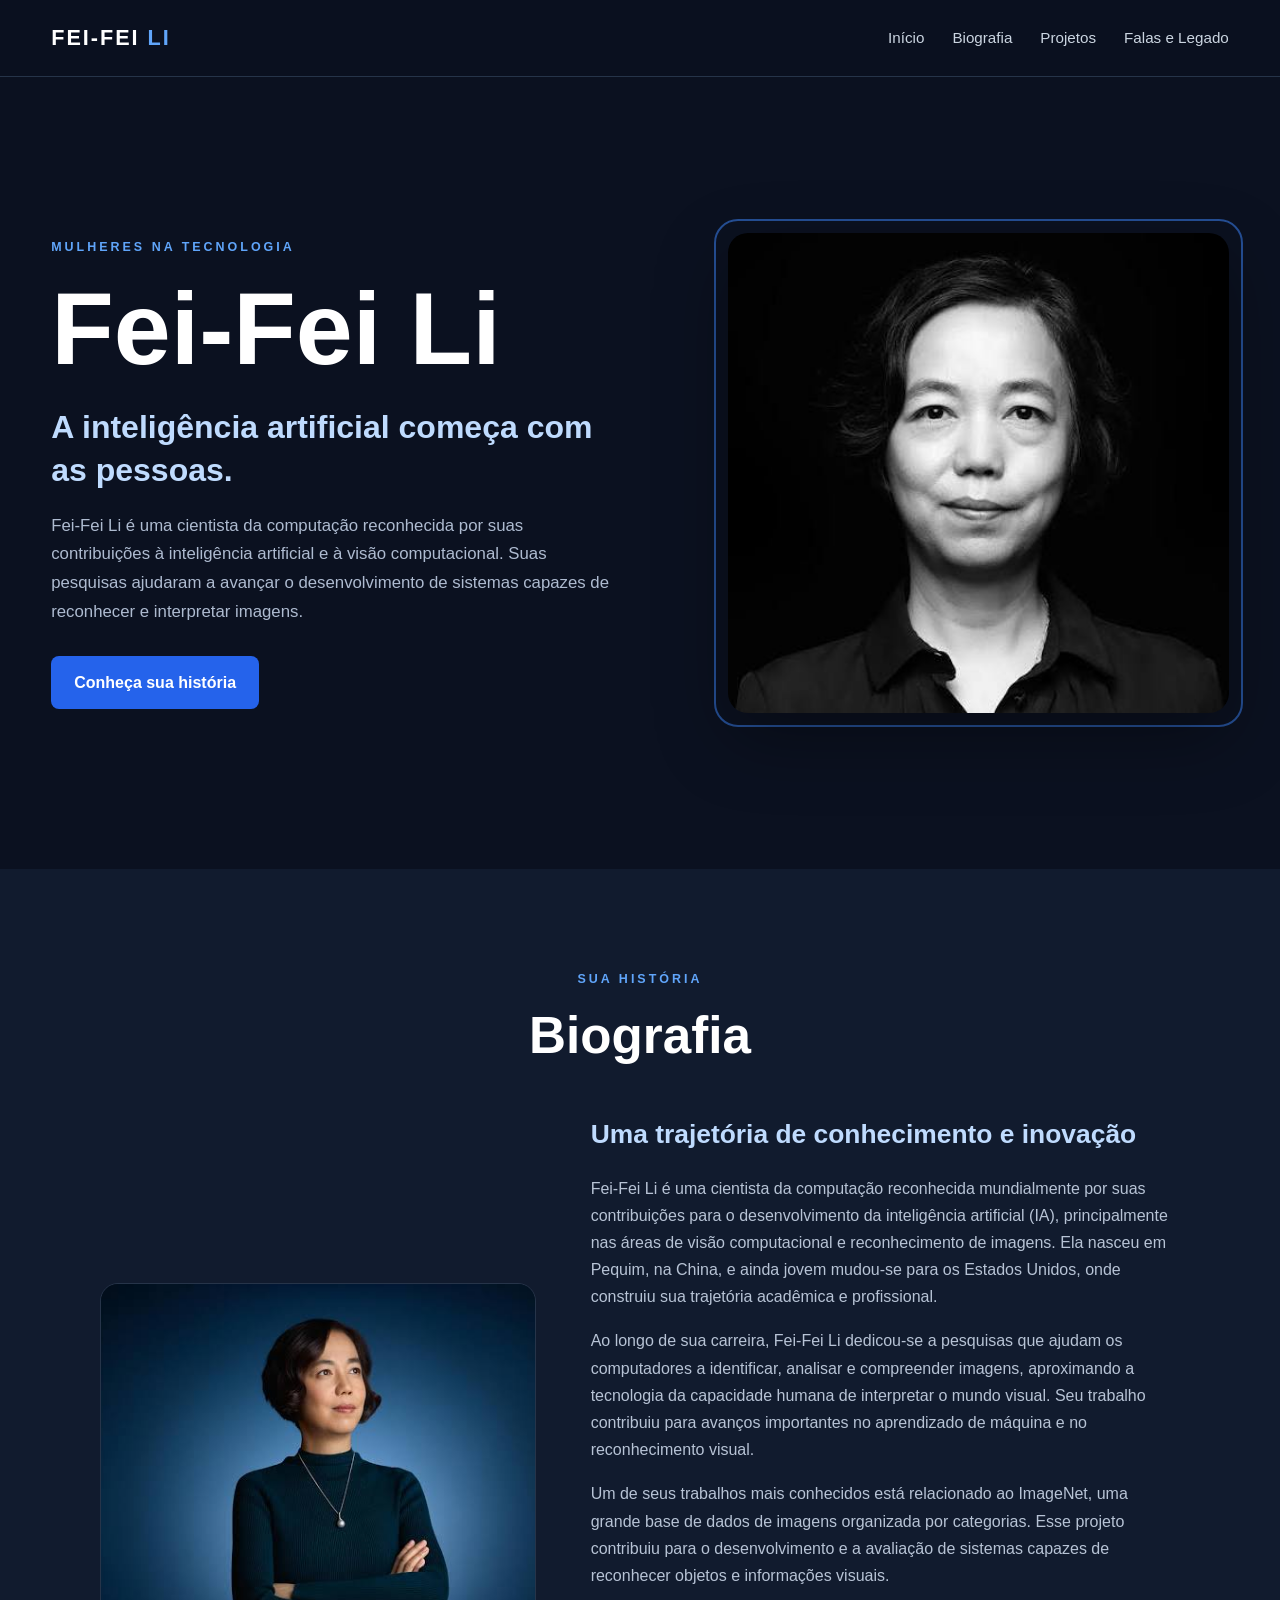
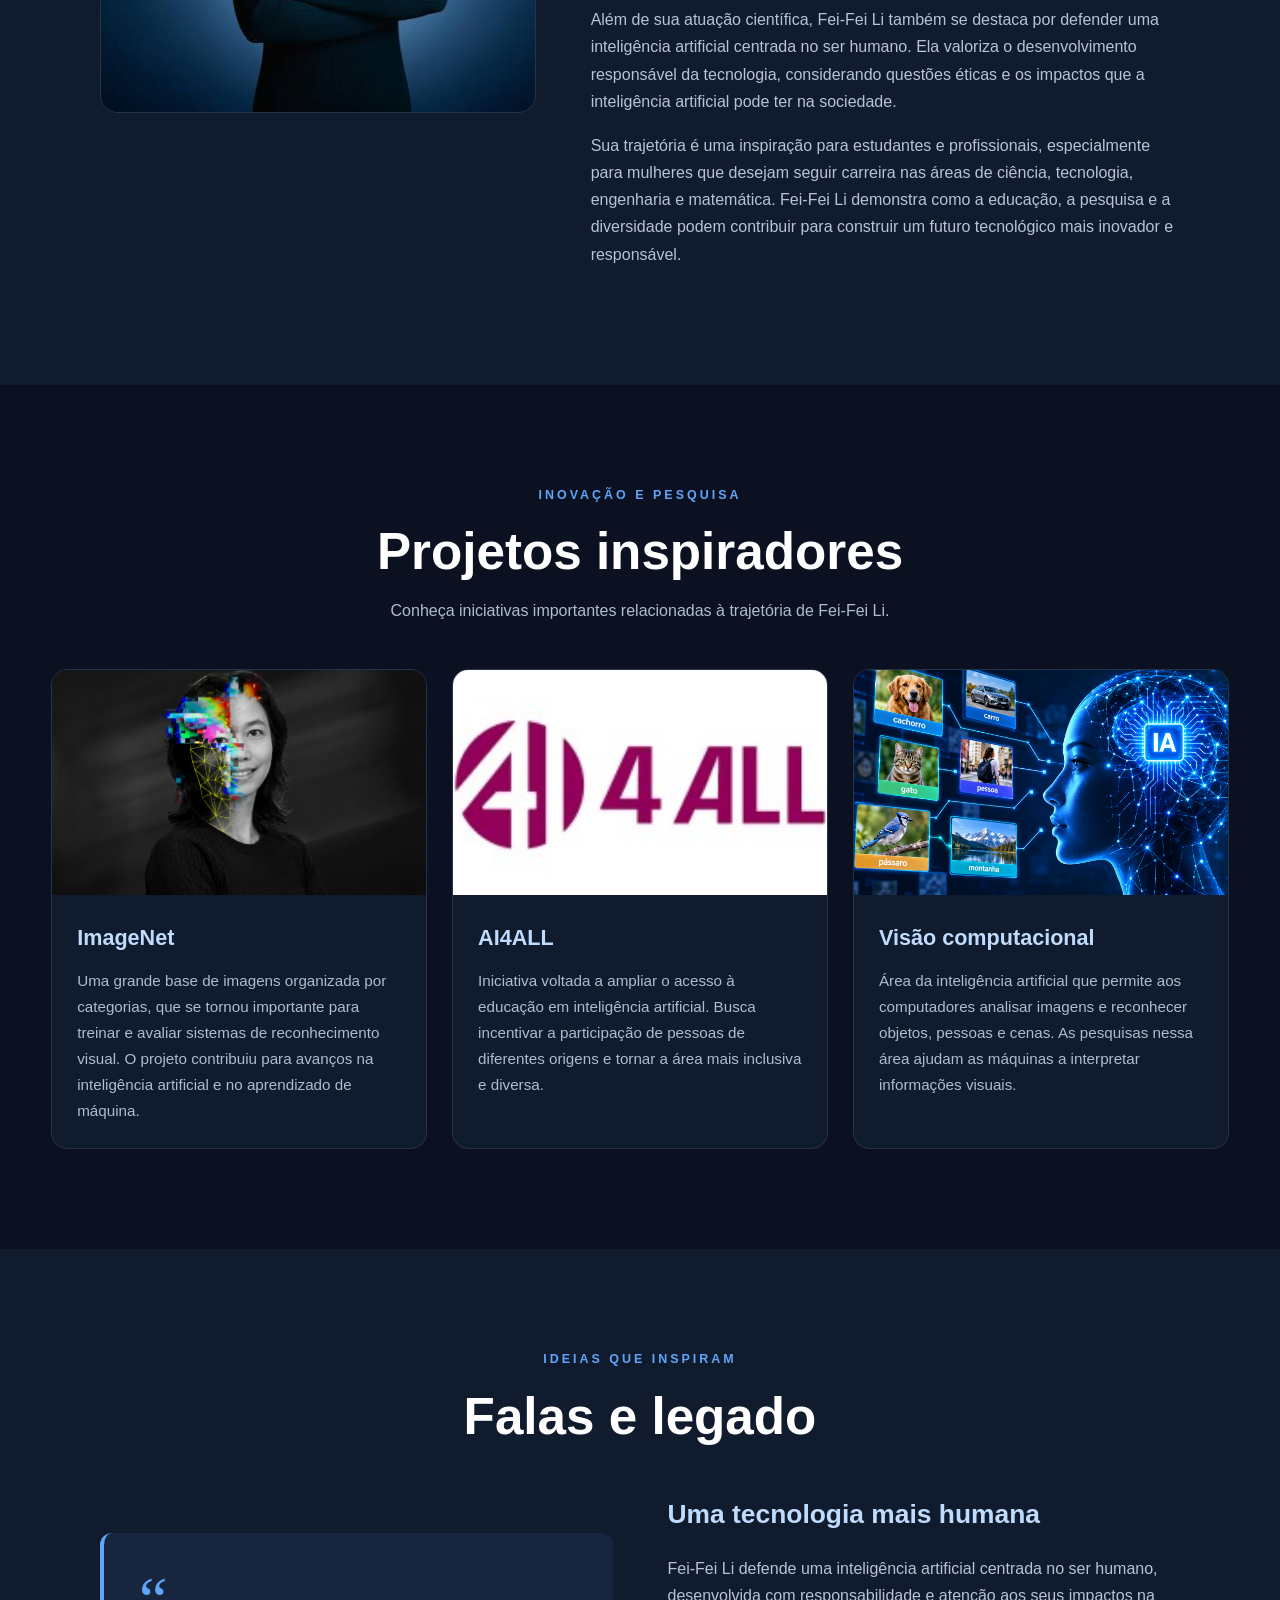
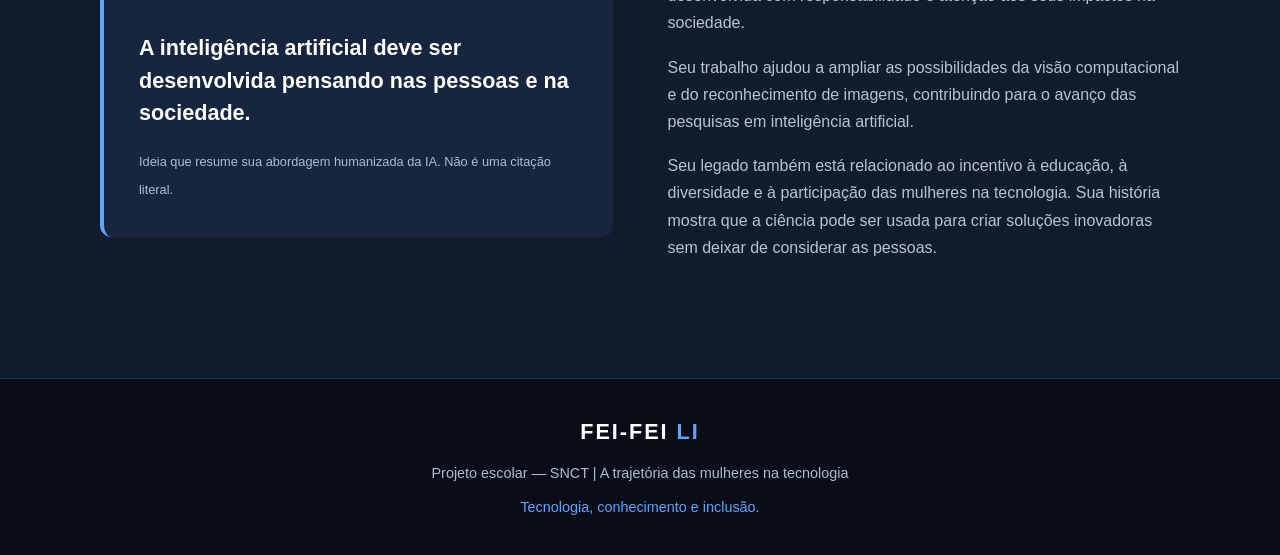
<file: trabsnct/pages/fei fei li/index.html>
<!DOCTYPE html>
<html lang="pt-BR">
<head>
    <meta charset="UTF-8">
    <meta name="viewport" content="width=device-width, initial-scale=1.0">
    <title>Fei-Fei Li | Mulheres na Tecnologia</title>
    <link rel="stylesheet" href="estilo.css">
    <link rel="stylesheet" href="menuresponsivo.css">
</head>
<body>

    <header>
        <div class="topo">
            <a href="#inicio" class="logo">FEI-FEI <span>LI</span></a>

            <input type="checkbox" id="bt_menu">
            <label for="bt_menu" class="botao-menu">☰ MENU</label>

            <nav class="menu">
                <a href="#inicio">Início</a>
                <a href="#biografia">Biografia</a>
                <a href="#projetos">Projetos</a>
                <a href="#legado">Falas e Legado</a>
            </nav>
        </div>
    </header>

    <main>
        <section class="inicio" id="inicio">
            <div class="inicio-texto">
                <p class="etiqueta">MULHERES NA TECNOLOGIA</p>
                <h1>Fei-Fei Li</h1>
                <h2>A inteligência artificial começa com as pessoas.</h2>

                <p>
                    Fei-Fei Li é uma cientista da computação reconhecida
                    por suas contribuições à inteligência artificial e à
                    visão computacional. Suas pesquisas ajudaram a avançar
                    o desenvolvimento de sistemas capazes de reconhecer
                    e interpretar imagens.
                </p>

                <a href="#biografia" class="botao">Conheça sua história</a>
            </div>

            <div class="inicio-imagem">
                <img src="img/fei.jpg" alt="Fotografia de Fei-Fei Li">
            </div>
        </section>

        <section class="secao biografia" id="biografia">
            <div class="titulo-secao">
                <p class="etiqueta">SUA HISTÓRIA</p>
                <h2>Biografia</h2>
            </div>

            <div class="bio-conteudo">
                <div class="bio-imagem">
                    <img src="img/fei fei li.jpg"
                         alt="Fei-Fei Li durante uma palestra">
                </div>

                <div class="bio-texto">
                    <h3>Uma trajetória de conhecimento e inovação</h3>

                    <p>
                        Fei-Fei Li é uma cientista da computação reconhecida
                        mundialmente por suas contribuições para o
                        desenvolvimento da inteligência artificial (IA),
                        principalmente nas áreas de visão computacional
                        e reconhecimento de imagens. Ela nasceu em Pequim,
                        na China, e ainda jovem mudou-se para os Estados
                        Unidos, onde construiu sua trajetória acadêmica
                        e profissional.
                    </p>

                    <p>
                        Ao longo de sua carreira, Fei-Fei Li dedicou-se
                        a pesquisas que ajudam os computadores a identificar,
                        analisar e compreender imagens, aproximando a
                        tecnologia da capacidade humana de interpretar
                        o mundo visual. Seu trabalho contribuiu para
                        avanços importantes no aprendizado de máquina
                        e no reconhecimento visual.
                    </p>

                    <p>
                        Um de seus trabalhos mais conhecidos está relacionado
                        ao ImageNet, uma grande base de dados de imagens
                        organizada por categorias. Esse projeto contribuiu
                        para o desenvolvimento e a avaliação de sistemas
                        capazes de reconhecer objetos e informações visuais.
                    </p>

                    <p>
                        Além de sua atuação científica, Fei-Fei Li também
                        se destaca por defender uma inteligência artificial
                        centrada no ser humano. Ela valoriza o desenvolvimento
                        responsável da tecnologia, considerando questões
                        éticas e os impactos que a inteligência artificial
                        pode ter na sociedade.
                    </p>

                    <p>
                        Sua trajetória é uma inspiração para estudantes
                        e profissionais, especialmente para mulheres que
                        desejam seguir carreira nas áreas de ciência,
                        tecnologia, engenharia e matemática. Fei-Fei Li
                        demonstra como a educação, a pesquisa e a diversidade
                        podem contribuir para construir um futuro tecnológico
                        mais inovador e responsável.
                    </p>
                </div>
            </div>
        </section>

        <section class="secao projetos" id="projetos">
            <div class="titulo-secao">
                <p class="etiqueta">INOVAÇÃO E PESQUISA</p>
                <h2>Projetos inspiradores</h2>
                <p>
                    Conheça iniciativas importantes relacionadas
                    à trajetória de Fei-Fei Li.
                </p>
            </div>

            <div class="cartoes">
                <article class="cartao">
                    <img src="img/fei li.jpg"
                         alt="Representação de imagens organizadas por categorias">

                    <div class="cartao-conteudo">
                        <h3>ImageNet</h3>
                        <p>
                            Uma grande base de imagens organizada por
                            categorias, que se tornou importante para
                            treinar e avaliar sistemas de reconhecimento
                            visual. O projeto contribuiu para avanços
                            na inteligência artificial e no aprendizado
                            de máquina.
                        </p>
                    </div>
                </article>

                <article class="cartao">
                    <img src="img/AL4ALL.jpg"
                         alt="Representação de estudantes aprendendo inteligência artificial">

                    <div class="cartao-conteudo">
                        <h3>AI4ALL</h3>
                        <p>
                            Iniciativa voltada a ampliar o acesso à educação
                            em inteligência artificial. Busca incentivar
                            a participação de pessoas de diferentes origens
                            e tornar a área mais inclusiva e diversa.
                        </p>
                    </div>
                </article>

                <article class="cartao">
                    <img src="img/inter.png"
                         alt="Imagem ilustrativa de inteligência artificial">

                    <div class="cartao-conteudo">
                        <h3>Visão computacional</h3>
                        <p>
                            Área da inteligência artificial que permite
                            aos computadores analisar imagens e reconhecer
                            objetos, pessoas e cenas. As pesquisas nessa
                            área ajudam as máquinas a interpretar
                            informações visuais.
                        </p>
                    </div>
                </article>
            </div>
        </section>

        <section class="secao legado" id="legado">
            <div class="titulo-secao">
                <p class="etiqueta">IDEIAS QUE INSPIRAM</p>
                <h2>Falas e legado</h2>
            </div>

            <div class="legado-conteudo">
                <div class="frase">
                    <span class="aspas">“</span>

                    <p>
                        A inteligência artificial deve ser desenvolvida
                        pensando nas pessoas e na sociedade.
                    </p>

                    <small>
                        Ideia que resume sua abordagem humanizada da IA.
                        Não é uma citação literal.
                    </small>
                </div>

                <div class="legado-texto">
                    <h3>Uma tecnologia mais humana</h3>

                    <p>
                        Fei-Fei Li defende uma inteligência artificial
                        centrada no ser humano, desenvolvida com
                        responsabilidade e atenção aos seus impactos
                        na sociedade.
                    </p>

                    <p>
                        Seu trabalho ajudou a ampliar as possibilidades
                        da visão computacional e do reconhecimento
                        de imagens, contribuindo para o avanço das
                        pesquisas em inteligência artificial.
                    </p>

                    <p>
                        Seu legado também está relacionado ao incentivo
                        à educação, à diversidade e à participação das
                        mulheres na tecnologia. Sua história mostra
                        que a ciência pode ser usada para criar soluções
                        inovadoras sem deixar de considerar as pessoas.
                    </p>
                </div>
            </div>
        </section>
    </main>

    <footer>
        <a href="#inicio" class="logo">FEI-FEI <span>LI</span></a>

        <p>
            Projeto escolar — SNCT | A trajetória das mulheres na tecnologia
        </p>

        <p class="rodape-final">
            Tecnologia, conhecimento e inclusão.
        </p>
    </footer>

</body>
</html>
</file>
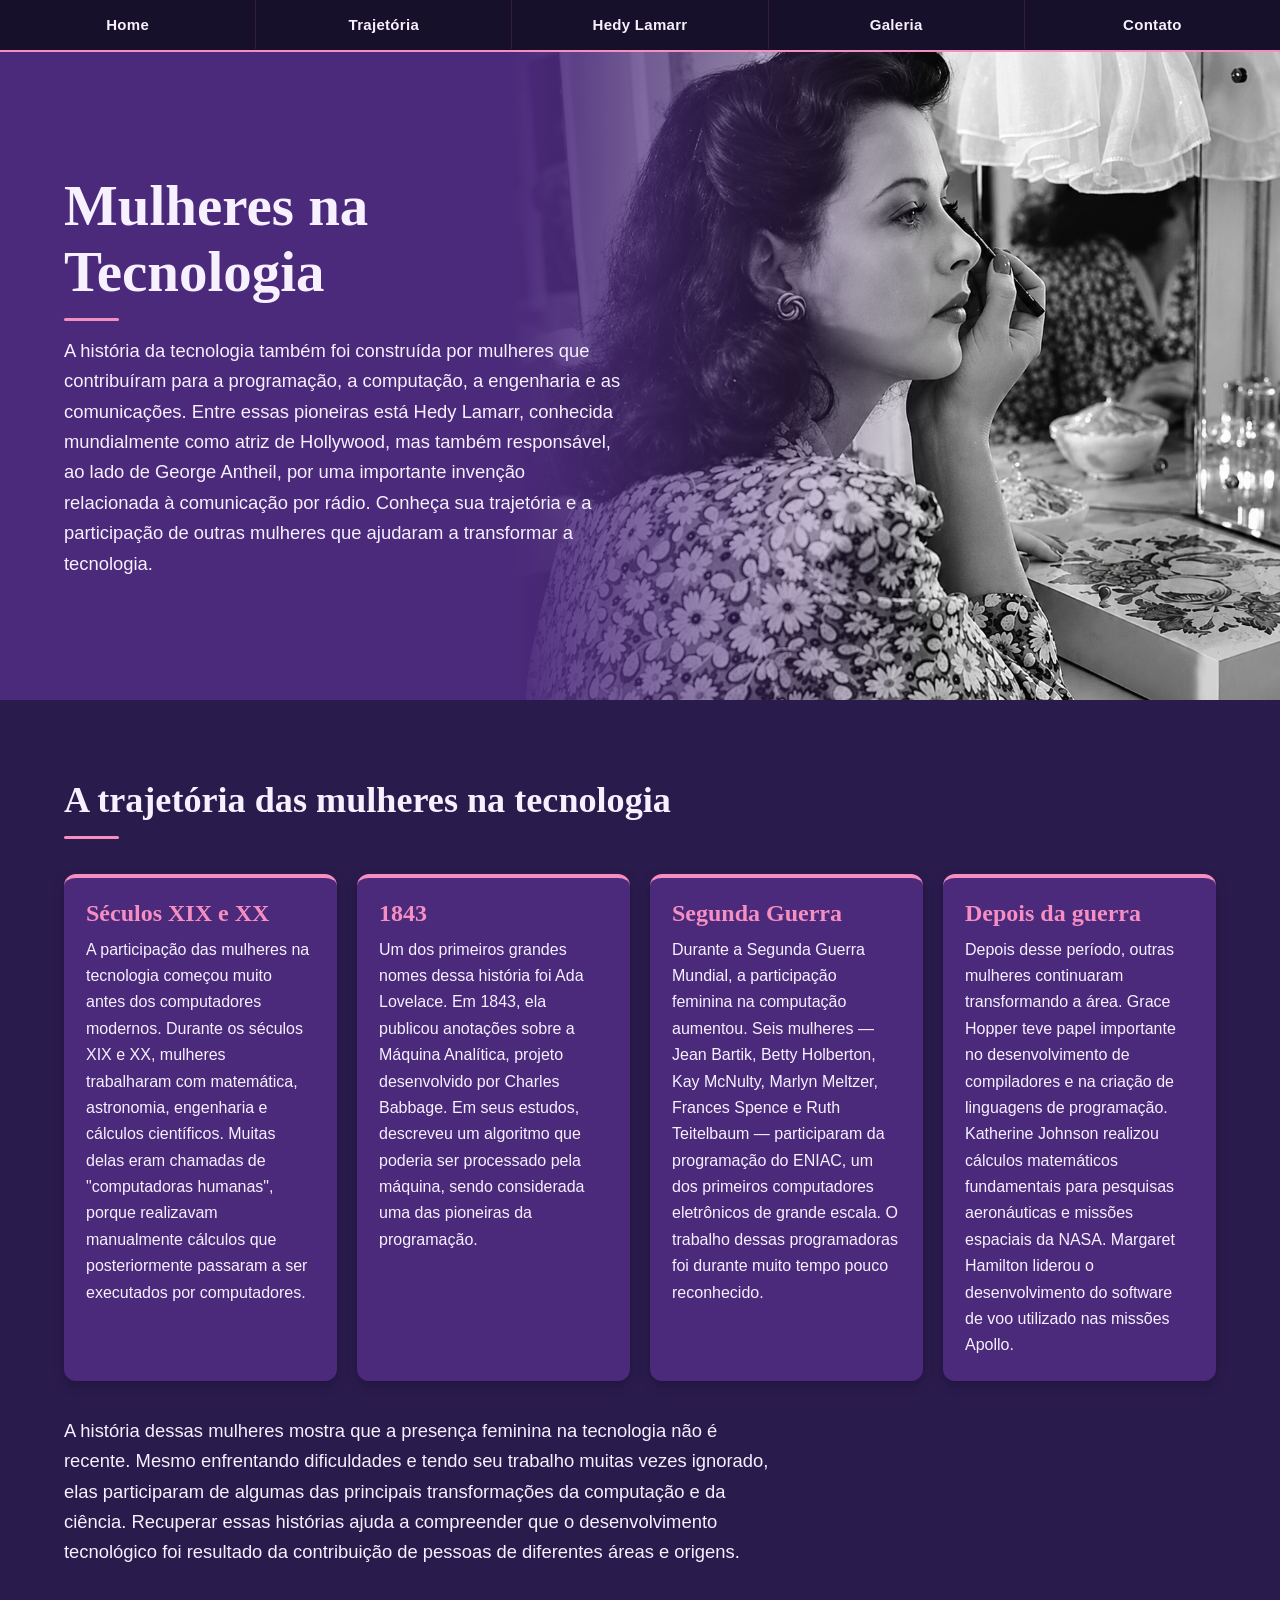
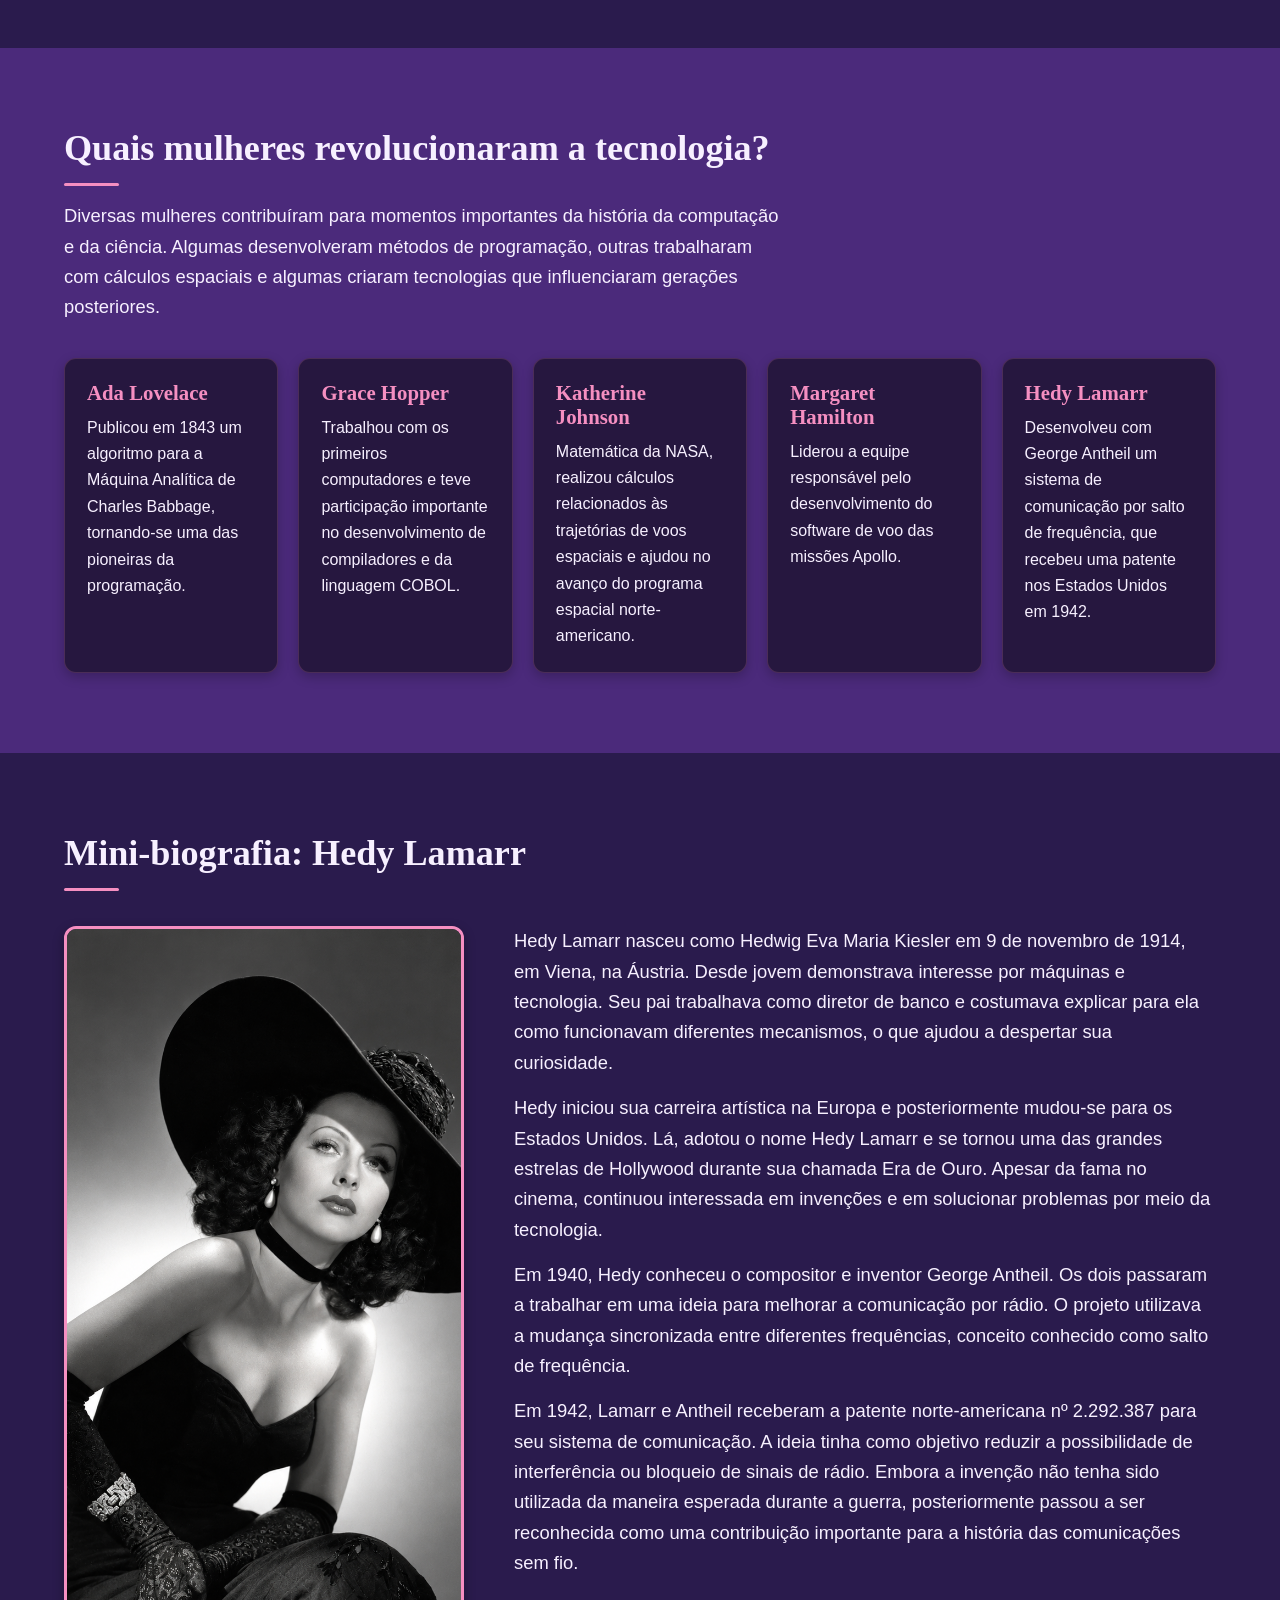
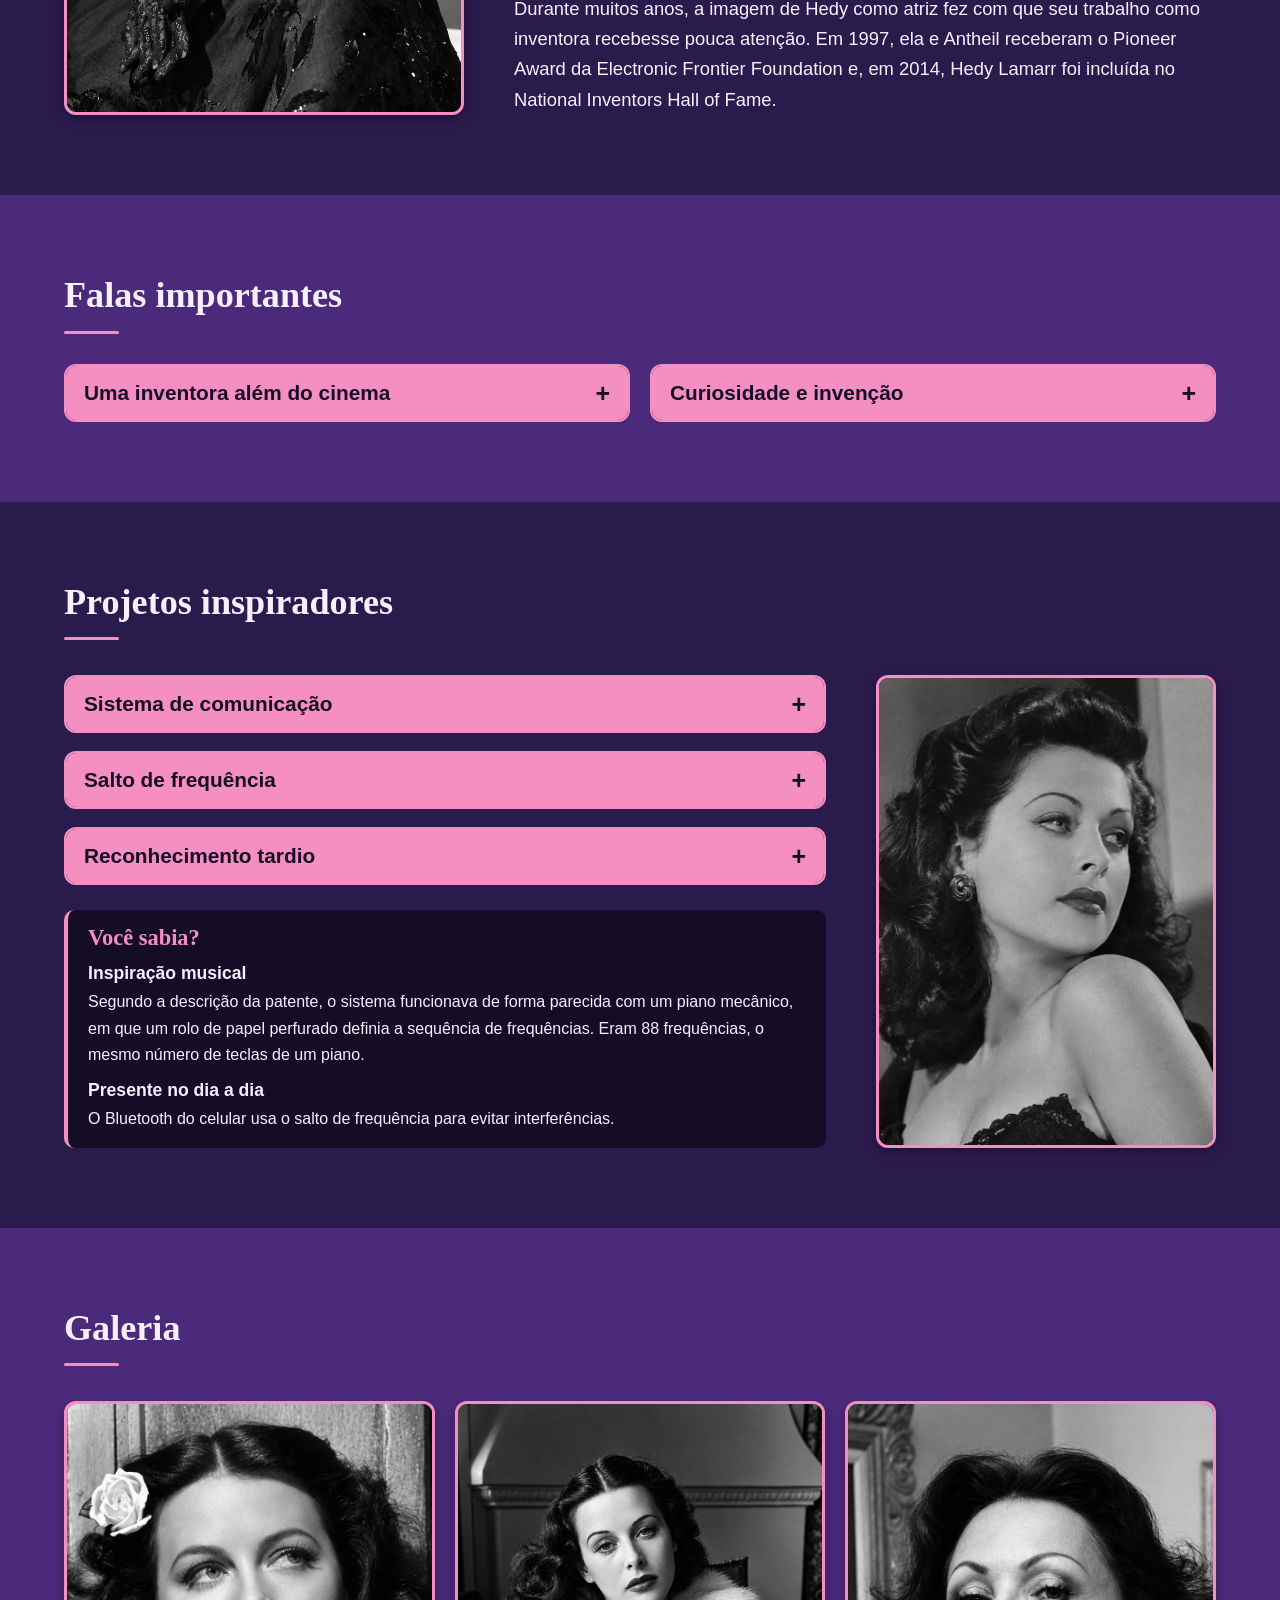
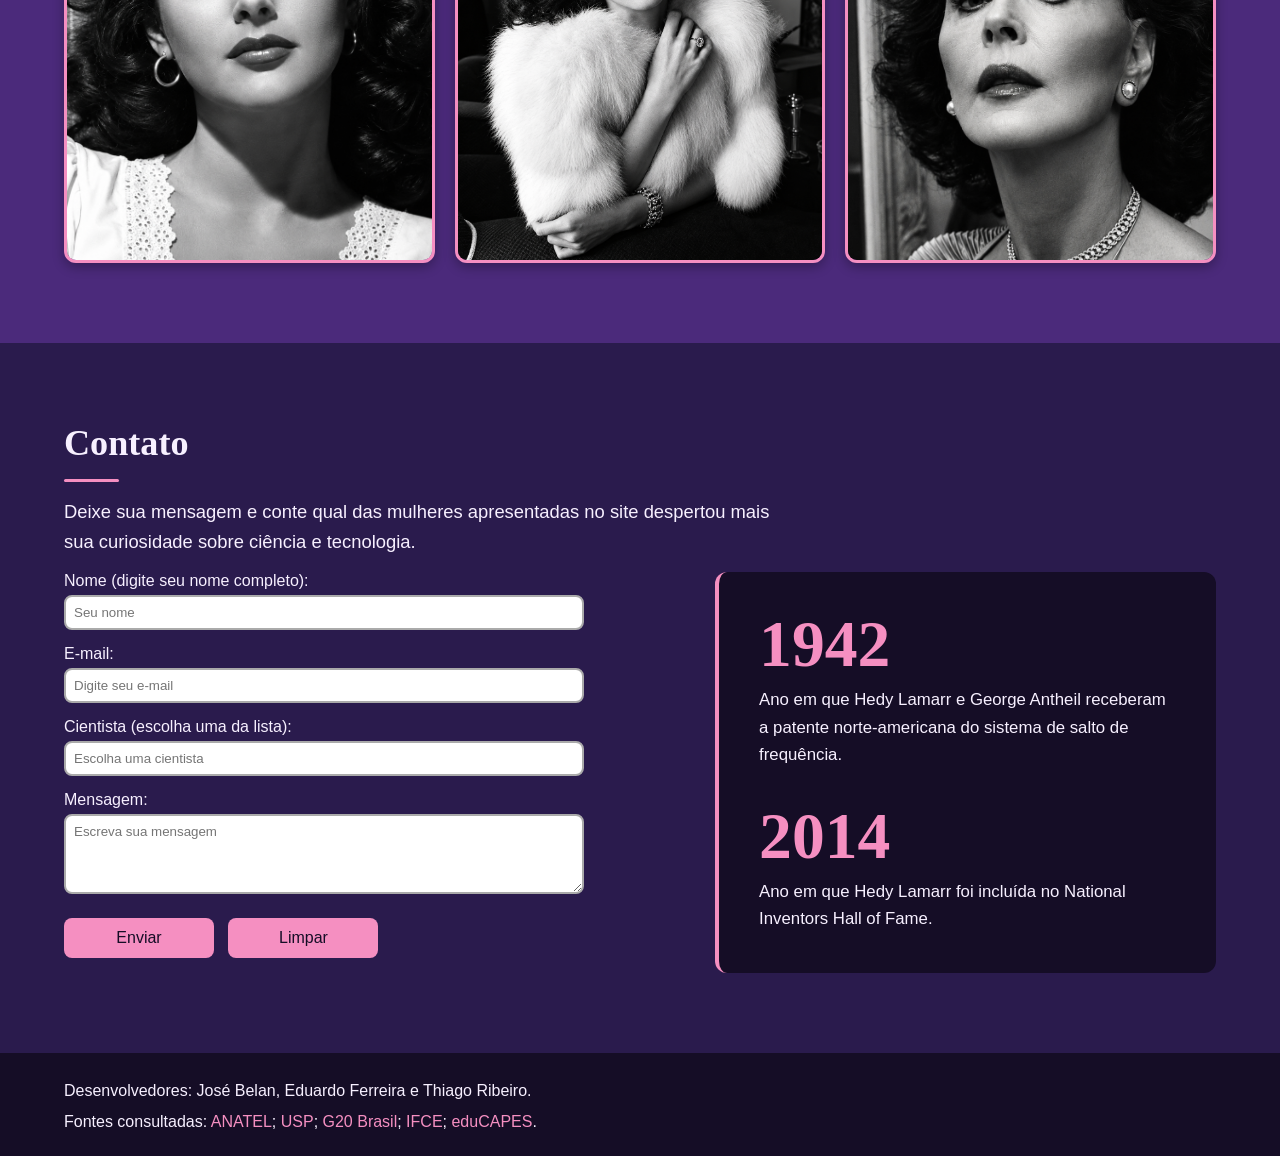
<file: trabsnct/pages/Hedy Lamarr-InfoB/index.html>
<!DOCTYPE html>
<html lang="pt-BR">

<head>
    <meta charset="UTF-8">
    <meta name="viewport" content="width=device-width, initial-scale=1.0">
    <link rel="stylesheet" href="style.css">
    <script src="script.js"></script>
    <title>Hedy Lamarr e as Mulheres na Tecnologia</title>
</head>

<body onload="slider()">

    <input type="checkbox" id="bt_menu">
    <label for="bt_menu">&#9776;</label>

    <nav class="menu">
        <ul>
            <li><a href="#home">Home</a></li>
            <li>
                <a href="#trajetoria">Trajetória</a>
                <ul>
                    <li><a href="#trajetoria">Na tecnologia</a></li>
                    <li><a href="#revolucionaram">Quem revolucionou</a></li>
                </ul>
            </li>
            <li>
                <a href="#biografia">Hedy Lamarr</a>
                <ul>
                    <li><a href="#biografia">Mini-biografia</a></li>
                    <li><a href="#falas">Falas importantes</a></li>
                    <li><a href="#projetos">Projetos</a></li>
                </ul>
            </li>
            <li><a href="#galeria">Galeria</a></li>
            <li><a href="#contato">Contato</a></li>
        </ul>
    </nav>

    <main>

        <section id="home">
            <div class="slider">
                <img class="ativo" src="img/hedy1.png" alt="Retrato de Hedy Lamarr">
                <img src="img/hedy4.png" alt="Hedy Lamarr">
                <img src="img/hedy5.png" alt="Hedy Lamarr">
            </div>

            <article class="content">
                <h1>Mulheres na Tecnologia</h1>
                <p>A história da tecnologia também foi construída por mulheres que contribuíram para a programação, a computação, a engenharia e as comunicações. Entre essas pioneiras está Hedy Lamarr, conhecida mundialmente como atriz de Hollywood, mas também responsável, ao lado de George Antheil, por uma importante invenção relacionada à comunicação por rádio. Conheça sua trajetória e a participação de outras mulheres que ajudaram a transformar a tecnologia.</p>
            </article>
        </section>

        <section id="trajetoria">
            <article class="content">
                <h1>A trajetória das mulheres na tecnologia</h1>

                <div class="linha-tempo">
                    <div class="marco">
                        <span class="ano">Séculos XIX e XX</span>
                        <p>A participação das mulheres na tecnologia começou muito antes dos computadores modernos. Durante os séculos XIX e XX, mulheres trabalharam com matemática, astronomia, engenharia e cálculos científicos. Muitas delas eram chamadas de "computadoras humanas", porque realizavam manualmente cálculos que posteriormente passaram a ser executados por computadores.</p>
                    </div>

                    <div class="marco">
                        <span class="ano">1843</span>
                        <p>Um dos primeiros grandes nomes dessa história foi Ada Lovelace. Em 1843, ela publicou anotações sobre a Máquina Analítica, projeto desenvolvido por Charles Babbage. Em seus estudos, descreveu um algoritmo que poderia ser processado pela máquina, sendo considerada uma das pioneiras da programação.</p>
                    </div>

                    <div class="marco">
                        <span class="ano">Segunda Guerra</span>
                        <p>Durante a Segunda Guerra Mundial, a participação feminina na computação aumentou. Seis mulheres — Jean Bartik, Betty Holberton, Kay McNulty, Marlyn Meltzer, Frances Spence e Ruth Teitelbaum — participaram da programação do ENIAC, um dos primeiros computadores eletrônicos de grande escala. O trabalho dessas programadoras foi durante muito tempo pouco reconhecido.</p>
                    </div>

                    <div class="marco">
                        <span class="ano">Depois da guerra</span>
                        <p>Depois desse período, outras mulheres continuaram transformando a área. Grace Hopper teve papel importante no desenvolvimento de compiladores e na criação de linguagens de programação. Katherine Johnson realizou cálculos matemáticos fundamentais para pesquisas aeronáuticas e missões espaciais da NASA. Margaret Hamilton liderou o desenvolvimento do software de voo utilizado nas missões Apollo.</p>
                    </div>
                </div>

                <p>A história dessas mulheres mostra que a presença feminina na tecnologia não é recente. Mesmo enfrentando dificuldades e tendo seu trabalho muitas vezes ignorado, elas participaram de algumas das principais transformações da computação e da ciência. Recuperar essas histórias ajuda a compreender que o desenvolvimento tecnológico foi resultado da contribuição de pessoas de diferentes áreas e origens.</p>
            </article>
        </section>

        <section id="revolucionaram">
            <article class="content">
                <h1>Quais mulheres revolucionaram a tecnologia?</h1>
                <p>Diversas mulheres contribuíram para momentos importantes da história da computação e da ciência. Algumas desenvolveram métodos de programação, outras trabalharam com cálculos espaciais e algumas criaram tecnologias que influenciaram gerações posteriores.</p>

                <div class="cartoes">
                    <div class="cartao">
                        <h3>Ada Lovelace</h3>
                        <p>Publicou em 1843 um algoritmo para a Máquina Analítica de Charles Babbage, tornando-se uma das pioneiras da programação.</p>
                    </div>

                    <div class="cartao">
                        <h3>Grace Hopper</h3>
                        <p>Trabalhou com os primeiros computadores e teve participação importante no desenvolvimento de compiladores e da linguagem COBOL.</p>
                    </div>

                    <div class="cartao">
                        <h3>Katherine Johnson</h3>
                        <p>Matemática da NASA, realizou cálculos relacionados às trajetórias de voos espaciais e ajudou no avanço do programa espacial norte-americano.</p>
                    </div>

                    <div class="cartao">
                        <h3>Margaret Hamilton</h3>
                        <p>Liderou a equipe responsável pelo desenvolvimento do software de voo das missões Apollo.</p>
                    </div>

                    <div class="cartao">
                        <h3>Hedy Lamarr</h3>
                        <p>Desenvolveu com George Antheil um sistema de comunicação por salto de frequência, que recebeu uma patente nos Estados Unidos em 1942.</p>
                    </div>
                </div>
            </article>
        </section>

        <section id="biografia">
            <article class="content">
                <h1>Mini-biografia: Hedy Lamarr</h1>

                <div class="bio">
                    <img class="retrato" src="img/hedy2.png" alt="Hedy Lamarr no cinema">

                    <div class="texto">
                        <p>Hedy Lamarr nasceu como Hedwig Eva Maria Kiesler em 9 de novembro de 1914, em Viena, na Áustria. Desde jovem demonstrava interesse por máquinas e tecnologia. Seu pai trabalhava como diretor de banco e costumava explicar para ela como funcionavam diferentes mecanismos, o que ajudou a despertar sua curiosidade.</p>
                        <p>Hedy iniciou sua carreira artística na Europa e posteriormente mudou-se para os Estados Unidos. Lá, adotou o nome Hedy Lamarr e se tornou uma das grandes estrelas de Hollywood durante sua chamada Era de Ouro. Apesar da fama no cinema, continuou interessada em invenções e em solucionar problemas por meio da tecnologia.</p>
                        <p>Em 1940, Hedy conheceu o compositor e inventor George Antheil. Os dois passaram a trabalhar em uma ideia para melhorar a comunicação por rádio. O projeto utilizava a mudança sincronizada entre diferentes frequências, conceito conhecido como salto de frequência.</p>
                        <p>Em 1942, Lamarr e Antheil receberam a patente norte-americana nº 2.292.387 para seu sistema de comunicação. A ideia tinha como objetivo reduzir a possibilidade de interferência ou bloqueio de sinais de rádio. Embora a invenção não tenha sido utilizada da maneira esperada durante a guerra, posteriormente passou a ser reconhecida como uma contribuição importante para a história das comunicações sem fio.</p>
                        <p>Durante muitos anos, a imagem de Hedy como atriz fez com que seu trabalho como inventora recebesse pouca atenção. Em 1997, ela e Antheil receberam o Pioneer Award da Electronic Frontier Foundation e, em 2014, Hedy Lamarr foi incluída no National Inventors Hall of Fame.</p>
                    </div>
                </div>
            </article>
        </section>

        <section id="falas">
            <article class="content">
                <h1>Falas importantes</h1>

                <div class="duas-colunas">
                    <details>
                        <summary>Uma inventora além do cinema</summary>
                        <div class="details-content">
                            <blockquote>
                                <p>Hedy Lamarr passou grande parte da vida sendo lembrada principalmente por sua carreira no cinema, enquanto sua contribuição para a tecnologia recebeu reconhecimento somente muitos anos depois.</p>
                                <span class="autor">Síntese baseada em fontes do Smithsonian Institution</span>
                            </blockquote>
                        </div>
                    </details>

                    <details>
                        <summary>Curiosidade e invenção</summary>
                        <div class="details-content">
                            <blockquote>
                                <p>Desde jovem, Hedy demonstrava curiosidade por máquinas e mecanismos. Essa característica continuou presente mesmo durante sua carreira em Hollywood.</p>
                                <span class="autor">Síntese baseada em registros do Smithsonian Institution</span>
                            </blockquote>
                        </div>
                    </details>
                </div>
            </article>
        </section>

        <section id="projetos">
            <article class="content">
                <h1>Projetos inspiradores</h1>

                <div class="projetos-grid">
                    <div class="texto">
                        <details>
                            <summary>Sistema de comunicação</summary>
                            <div class="details-content">
                                <p>Hedy Lamarr e George Antheil desenvolveram um sistema de comunicação por rádio que utilizava mudanças sincronizadas de frequência. A ideia procurava dificultar a interferência e a interceptação do sinal utilizado para orientar um sistema de comunicação militar.</p>
                            </div>
                        </details>

                        <details>
                            <summary>Salto de frequência</summary>
                            <div class="details-content">
                                <p>O salto de frequência consiste na mudança entre diferentes frequências de rádio de maneira sincronizada entre transmissor e receptor. Lamarr e Antheil receberam uma patente para essa ideia em 1942. Décadas depois, o princípio passou a ser reconhecido como uma contribuição importante para o desenvolvimento das comunicações sem fio.</p>
                            </div>
                        </details>

                        <details>
                            <summary>Reconhecimento tardio</summary>
                            <div class="details-content">
                                <p>Durante sua vida, Hedy Lamarr não recebeu o reconhecimento público que sua invenção posteriormente conquistou. Em 1997, ela e George Antheil receberam o Pioneer Award da Electronic Frontier Foundation. Em 2014, Hedy foi incluída no National Inventors Hall of Fame por sua contribuição relacionada ao sistema de salto de frequência.</p>
                            </div>
                        </details>

                        <aside class="curiosidade">
                            <h2>Você sabia?</h2>

                            <article>
                                <h3>Inspiração musical</h3>
                                <p>Segundo a descrição da patente, o sistema funcionava de forma parecida com um piano mecânico, em que um rolo de papel perfurado definia a sequência de frequências. Eram 88 frequências, o mesmo número de teclas de um piano.</p>
                            </article>

                            <article>
                                <h3>Presente no dia a dia</h3>
                                <p>O Bluetooth do celular usa o salto de frequência para evitar interferências.</p>
                            </article>
                        </aside>
                    </div>

                    <img class="retrato" src="img/hedy3.png" alt="Patente do sistema de comunicação">
                </div>
            </article>
        </section>

        <section id="galeria">
            <article class="content">
                <h1>Galeria</h1>

                <div class="galeria">
                    <figure><img src="img/hedy4.png" alt="Hedy Lamarr"></figure>
                    <figure><img src="img/hedy7.png" alt="Hedy Lamarr"></figure>
                    <figure><img src="img/hedy6.png" alt="Hedy Lamarr"></figure>
                </div>
            </article>
        </section>

        <section id="contato">
            <article class="content">
                <h1>Contato</h1>
                <p>Deixe sua mensagem e conte qual das mulheres apresentadas no site despertou mais sua curiosidade sobre ciência e tecnologia.</p>

                <div class="contato-grid">
                    <form action="#" method="POST">

                        <div class="form-group">
                            <label for="nome">Nome (digite seu nome completo):</label>
                            <input type="text" id="nome" name="nome" placeholder="Seu nome" maxlength="50" required>
                        </div>

                        <div class="form-group">
                            <label for="email">E-mail:</label>
                            <input type="email" id="email" name="email" placeholder="Digite seu e-mail" required>
                        </div>

                        <div class="form-group">
                            <label for="cientista">Cientista (escolha uma da lista):</label>
                            <input type="text" id="cientista" name="cientista" list="cientistas" placeholder="Escolha uma cientista" required>

                            <datalist id="cientistas">
                                <option value="Hedy Lamarr">
                                <option value="Ada Lovelace">
                                <option value="Grace Hopper">
                                <option value="Katherine Johnson">
                                <option value="Margaret Hamilton">
                            </datalist>
                        </div>

                        <div class="form-group">
                            <label for="mensagem">Mensagem:</label>
                            <textarea id="mensagem" name="mensagem" rows="4" placeholder="Escreva sua mensagem" required></textarea>
                        </div>

                        <button type="submit" class="btn-submit">Enviar</button>
                        <button type="reset" class="btn-clear">Limpar</button>

                    </form>

                    <div class="lado-destaque">
                        <div>
                            <span class="numero">1942</span>
                            <p>Ano em que Hedy Lamarr e George Antheil receberam a patente norte-americana do sistema de salto de frequência.</p>
                        </div>

                        <div>
                            <span class="numero">2014</span>
                            <p>Ano em que Hedy Lamarr foi incluída no National Inventors Hall of Fame.</p>
                        </div>
                    </div>
                </div>
            </article>
        </section>

    </main>

    <footer>
        <p>Desenvolvedores: José Belan, Eduardo Ferreira e Thiago Ribeiro.</p>
        <p>Fontes consultadas: <a href="https://www.gov.br/anatel/pt-br/assuntos/noticias/hedy-ada-e-grace-o-legado-de-mulheres-que-mudaram-a-forma-como-o-mundo-se-comunica/" target="_blank" rel="noopener">ANATEL</a>; <a href="https://sites.usp.br/cdccenglish/bombastica-a-historia-de-hedy-lamarr/" target="_blank" rel="noopener">USP</a>; <a href="https://www.gov.br/g20/pt-br/noticias/quantas-cientistas-voce-conhece-o-desafio-de-meninas-e-mulheres-em-stem" target="_blank" rel="noopener">G20 Brasil</a>; <a href="https://projetolua.ifce.edu.br/encyclopedia/" target="_blank" rel="noopener">IFCE</a>; <a href="https://educapes.capes.gov.br/" target="_blank" rel="noopener">eduCAPES</a>.</p>
    </footer>

</body>

</html>
</file>
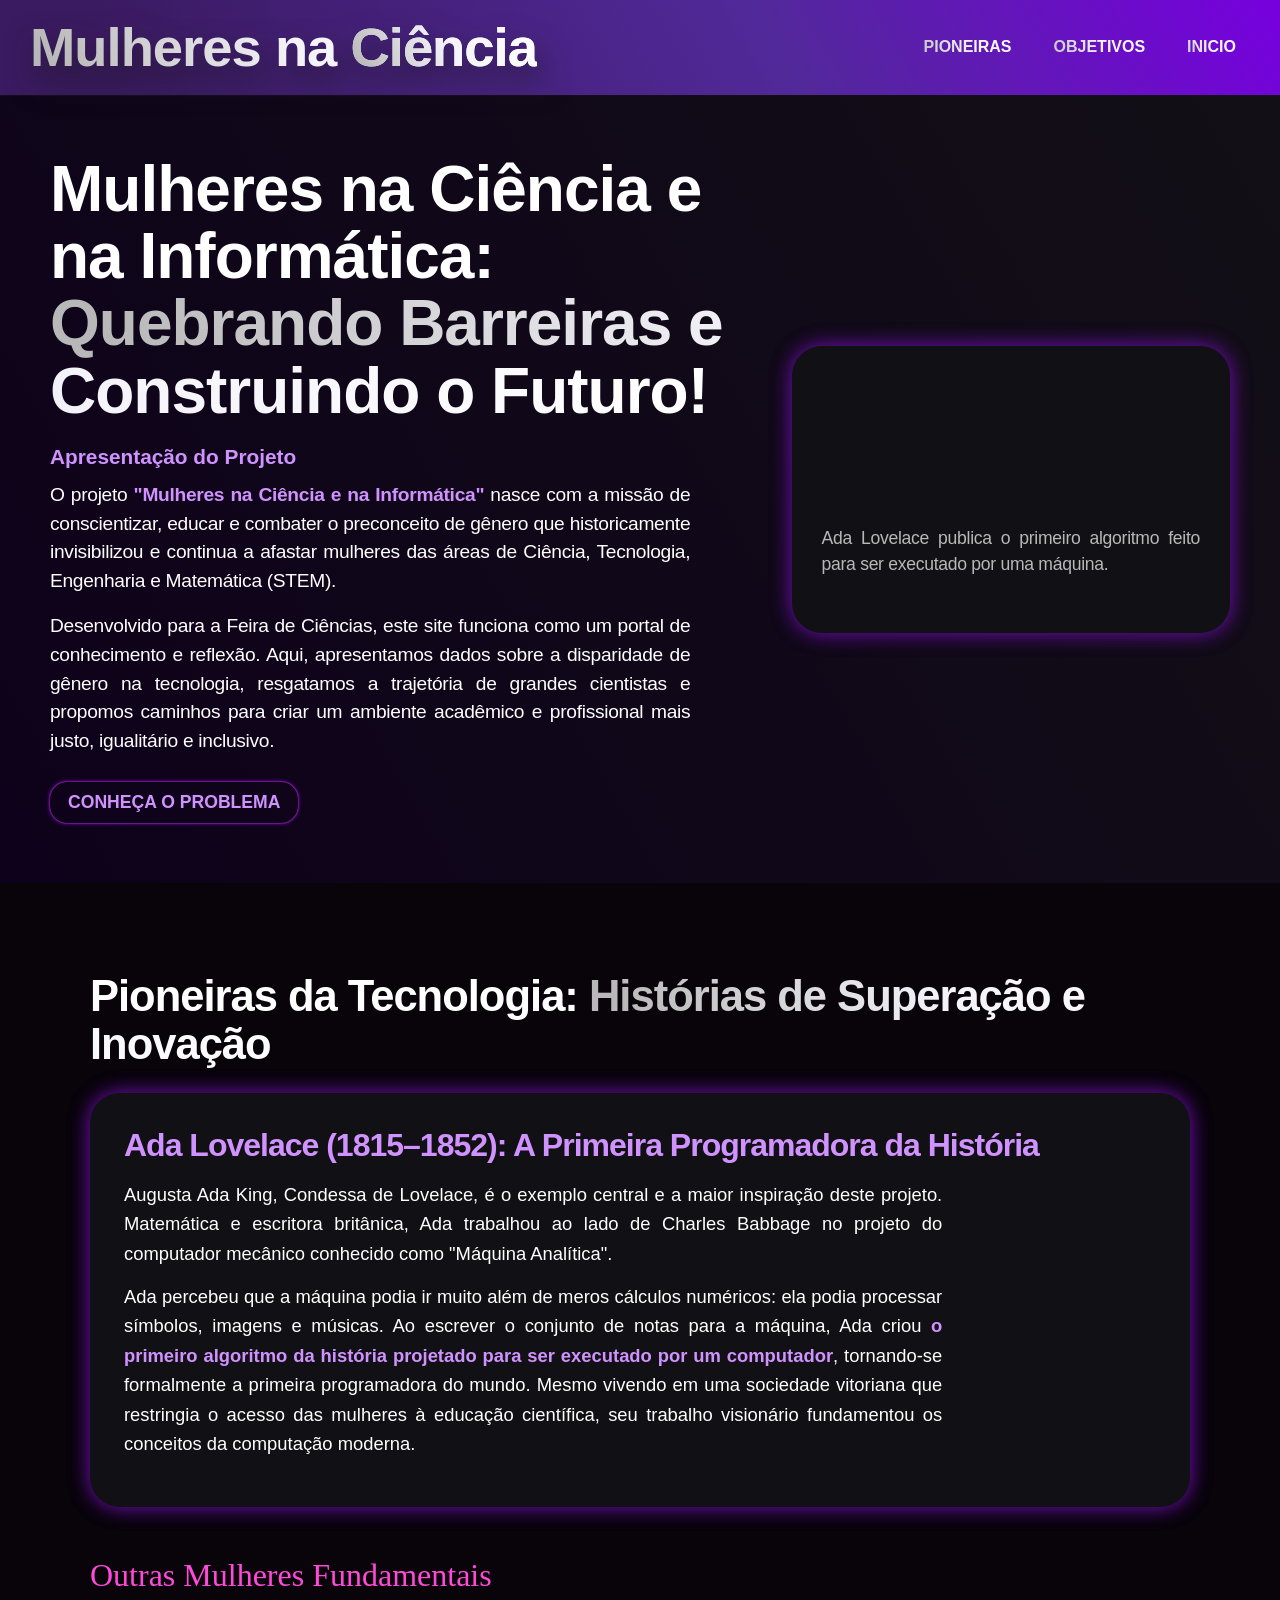
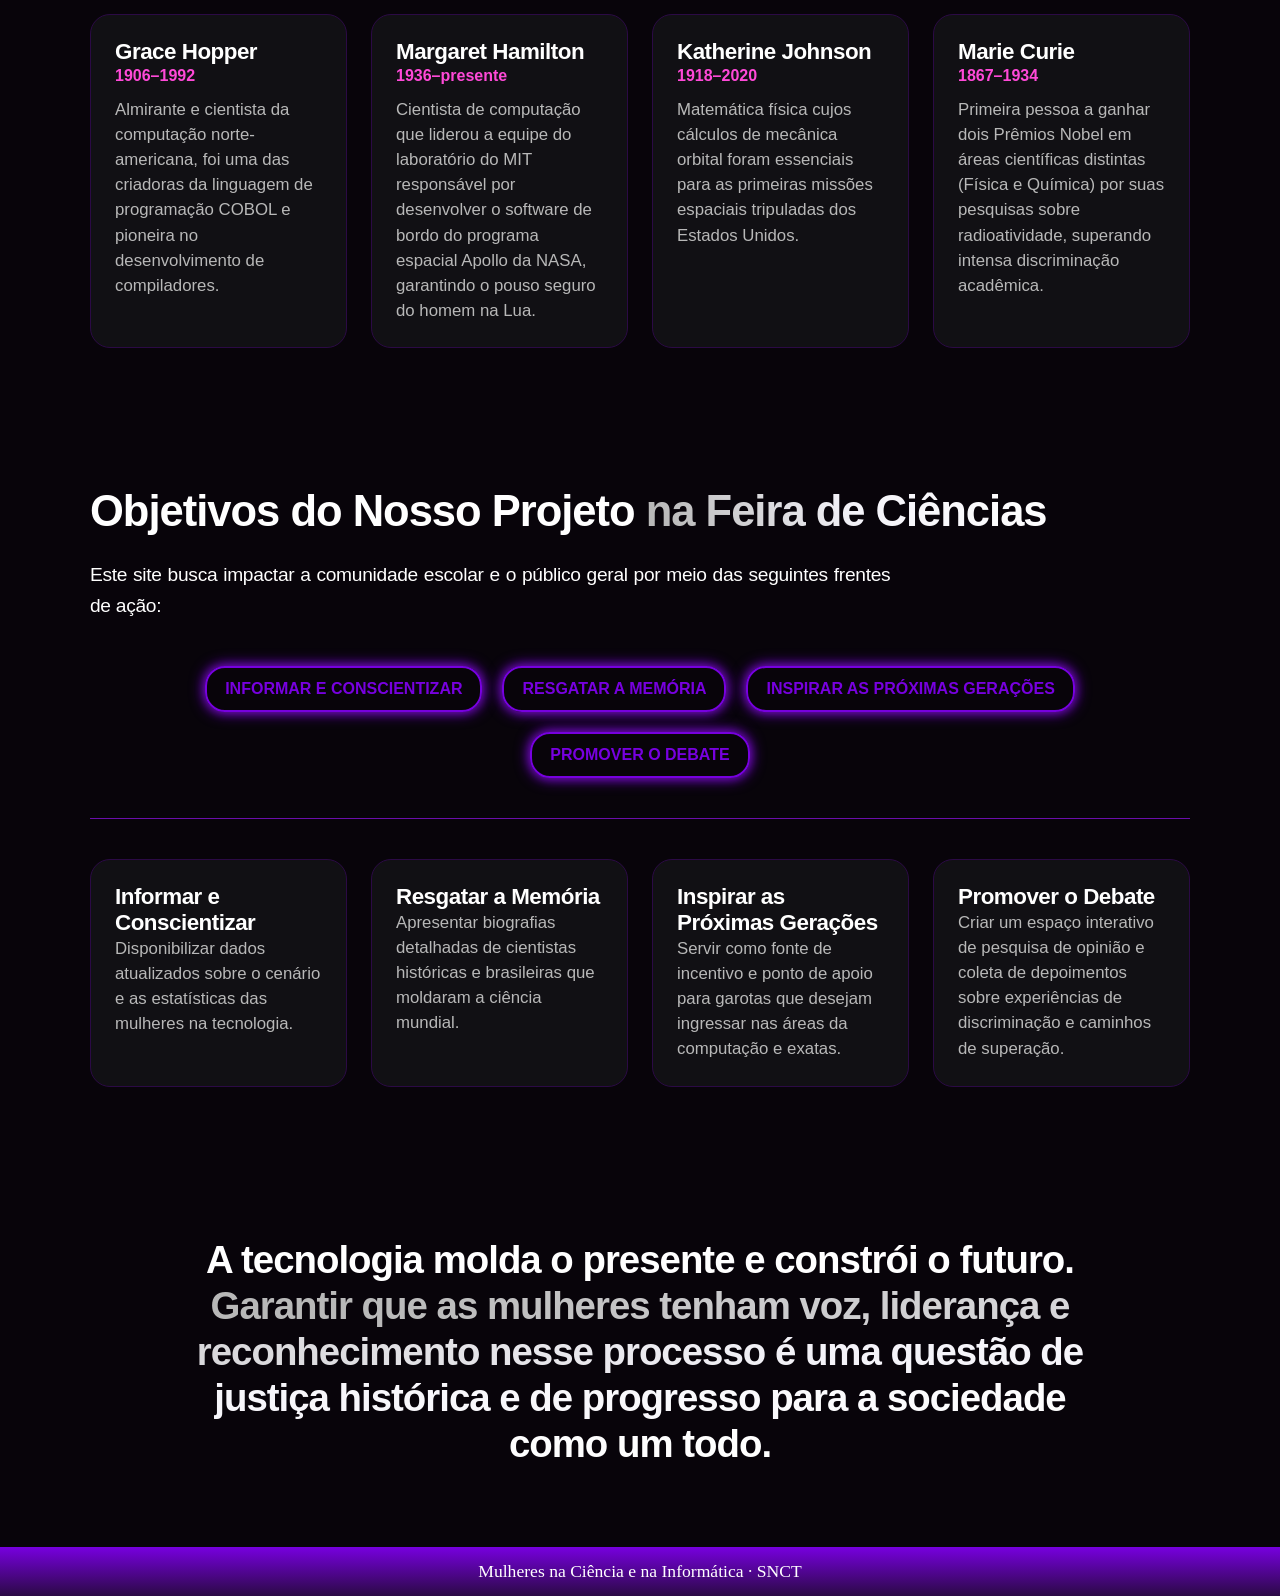
<file: trabsnct/pages/SobreProjeto/Projeto.html>
<!DOCTYPE html>
<html lang="pt-BR">
<head>
    <meta charset="UTF-8">
    <meta name="viewport" content="width=device-width, initial-scale=1.0">
    <title>Sobre nosso projeto</title>
    <link rel="preconnect" href="https://fonts.googleapis.com">
    <link rel="preconnect" href="https://fonts.gstatic.com" crossorigin>
    <link href="https://fonts.googleapis.com/css2?family=Permanent+Marker&family=Schoolbell&family=Sedgwick+Ave&display=swap" rel="stylesheet">
    <link rel="stylesheet" href="../../pages/SobreProjeto/Project.css">
    <link rel="stylesheet" href="../../responsivo.css">
</head>
<body>

<header>
    <a class="logo" href="#inicio">Mulheres na <span>Ciência</span></a>
    <nav class="links" aria-label="Seções do site">
        <ul>
          <!--  <li><a href="#problema">O problema</a></li>-->
            <li><a href="#pioneiras">Pioneiras</a></li>
            <li><a href="#objetivos">Objetivos</a></li>
            <li><a href="../../index.html">Inicio</a></li>
        </ul>
    </nav>
</header>

<main id="inicio">

<section class="femdesta">
    <article>
        <h1>Mulheres na Ciência e na Informática: <span>Quebrando Barreiras e Construindo o Futuro!</span></h1>
        <h2>Apresentação do Projeto</h2>
        <p>O projeto <strong>"Mulheres na Ciência e na Informática"</strong> nasce com a missão de conscientizar, educar e combater o preconceito de gênero que historicamente invisibilizou e continua a afastar mulheres das áreas de Ciência, Tecnologia, Engenharia e Matemática (STEM).</p>
        <p>Desenvolvido para a Feira de Ciências, este site funciona como um portal de conhecimento e reflexão. Aqui, apresentamos dados sobre a disparidade de gênero na tecnologia, resgatamos a trajetória de grandes cientistas e propomos caminhos para criar um ambiente acadêmico e profissional mais justo, igualitário e inclusivo.</p>
        <div class="BtnDivFemDestaque"><a href="#problema">Conheça o problema</a></div>
    </article>
    <aside class="destaque-neon" aria-label="Destaque histórico">
        <strong>1843</strong>
        <p>Ada Lovelace publica o primeiro algoritmo feito para ser executado por uma máquina.</p>
    </aside>
</section>

<!--<section id="problema" class="secao">
    <h2>O Problema: <span>O Preconceito e a Invisibilidade de Gênero</span></h2>
    <p class="intro">Apesar dos avanços sociais, a presença feminina nas áreas de exatas e computação ainda enfrenta barreiras estruturais significativas. O preconceito se manifesta desde a infância, por meio de estereótipos que associam a lógica e a tecnologia ao universo masculino, até o mercado de trabalho, onde mulheres enfrentam disparidade salarial, escassez de cargos de liderança e falta de representatividade.</p>
</section>

<section class="placeholders" aria-labelledby="desafios">
    <h3 id="desafios" class="titulo-faixa">Desafios Centrais</h3>
    <div class="card">
        <h4>Sub-representação</h4>
        <p>Em cursos de Ciência da Computação, Engenharias e Sistemas de Informação, as mulheres representam uma fração reduzida dos ingressantes e formandos.</p>
    </div>
    <div class="card">
        <h4>O "Efeito Matilda"</h4>
        <p>Conceito sociológico que descreve a tendência histórica de negar o reconhecimento de conquistas científicas a mulheres, atribuindo o mérito a seus colegas masculinos.</p>
    </div>
    <div class="card">
        <h4>Barreira Cultural e Social</h4>
        <p>A falta de modelos femininos nos livros didáticos e na mídia desencoraja jovens garotas a seguirem carreiras em tecnologia e pesquisa científica.</p>
    </div>
</section>-->

<section id="pioneiras" class="secao">
    <h2>Pioneiras da Tecnologia: <span>Histórias de Superação e Inovação</span></h2>

    <article class="ada">
        <h3>Ada Lovelace (1815–1852): A Primeira Programadora da História</h3>
        <p>Augusta Ada King, Condessa de Lovelace, é o exemplo central e a maior inspiração deste projeto. Matemática e escritora britânica, Ada trabalhou ao lado de Charles Babbage no projeto do computador mecânico conhecido como "Máquina Analítica".</p>
        <p>Ada percebeu que a máquina podia ir muito além de meros cálculos numéricos: ela podia processar símbolos, imagens e músicas. Ao escrever o conjunto de notas para a máquina, Ada criou <strong>o primeiro algoritmo da história projetado para ser executado por um computador</strong>, tornando-se formalmente a primeira programadora do mundo. Mesmo vivendo em uma sociedade vitoriana que restringia o acesso das mulheres à educação científica, seu trabalho visionário fundamentou os conceitos da computação moderna.</p>
    </article>

    <h3 class="subtitulo">Outras Mulheres Fundamentais</h3>
    <div class="grade">
        <article class="pioneira">
            <h4>Grace Hopper</h4><span class="anos">1906–1992</span>
            <p>Almirante e cientista da computação norte-americana, foi uma das criadoras da linguagem de programação COBOL e pioneira no desenvolvimento de compiladores.</p>
        </article>
        <article class="pioneira">
            <h4>Margaret Hamilton</h4><span class="anos">1936–presente</span>
            <p>Cientista de computação que liderou a equipe do laboratório do MIT responsável por desenvolver o software de bordo do programa espacial Apollo da NASA, garantindo o pouso seguro do homem na Lua.</p>
        </article>
        <article class="pioneira">
            <h4>Katherine Johnson</h4><span class="anos">1918–2020</span>
            <p>Matemática física cujos cálculos de mecânica orbital foram essenciais para as primeiras missões espaciais tripuladas dos Estados Unidos.</p>
        </article>
        <article class="pioneira">
            <h4>Marie Curie</h4><span class="anos">1867–1934</span>
            <p>Primeira pessoa a ganhar dois Prêmios Nobel em áreas científicas distintas (Física e Química) por suas pesquisas sobre radioatividade, superando intensa discriminação acadêmica.</p>
        </article>
    </div>
</section>

<section id="objetivos" class="secao">
    <h2>Objetivos do Nosso Projeto <span>na Feira de Ciências</span></h2>
    <p class="intro">Este site busca impactar a comunidade escolar e o público geral por meio das seguintes frentes de ação:</p>
    <div class="divbtns">
        <button type="button"><b>Informar e Conscientizar</b></button>
        <button type="button"><b>Resgatar a Memória</b></button>
        <button type="button"><b>Inspirar as Próximas Gerações</b></button>
        <button type="button"><b>Promover o Debate</b></button>
    </div>
    <div class="grade">
        <article class="pioneira"><h4>Informar e Conscientizar</h4><p>Disponibilizar dados atualizados sobre o cenário e as estatísticas das mulheres na tecnologia.</p></article>
        <article class="pioneira"><h4>Resgatar a Memória</h4><p>Apresentar biografias detalhadas de cientistas históricas e brasileiras que moldaram a ciência mundial.</p></article>
        <article class="pioneira"><h4>Inspirar as Próximas Gerações</h4><p>Servir como fonte de incentivo e ponto de apoio para garotas que desejam ingressar nas áreas da computação e exatas.</p></article>
        <article class="pioneira"><h4>Promover o Debate</h4><p>Criar um espaço interativo de pesquisa de opinião e coleta de depoimentos sobre experiências de discriminação e caminhos de superação.</p></article>
    </div>
</section>

<!--<section id="Solucoes">
    <h2>Como Transformar essa Realidade</h2>
    <p class="intro">A mudança exige ações concretas de toda a sociedade:</p>
    <details open>
        <summary>Incentivo desde a infância</summary>
        <article>Promover o ensino de robótica, lógica e ciências para meninas sem distinção ou estereótipos de gênero.</article>
    </details>
    <details>
        <summary>Revisão dos Currículos</summary>
        <article>Incluir nomes como Ada Lovelace, Grace Hopper e Katherine Johnson na literatura escolar regular.</article>
    </details>
    <details>
        <summary>Ambientes Inclusivos e Mentorias</summary>
        <article>Criar redes de apoio, programas de mentoria e incentivo à permanência de mulheres em universidades e empresas de tecnologia.</article>
    </details>
</section>-->

<section class="fecho">
    <h2>A tecnologia molda o presente e constrói o futuro. <span>Garantir que as mulheres tenham voz, liderança e reconhecimento nesse processo é uma questão de justiça histórica e de progresso para a sociedade como um todo.</span></h2>
</section>

</main>

<footer>Mulheres na Ciência e na Informática · SNCT</footer>

</body>
</html>
</file>
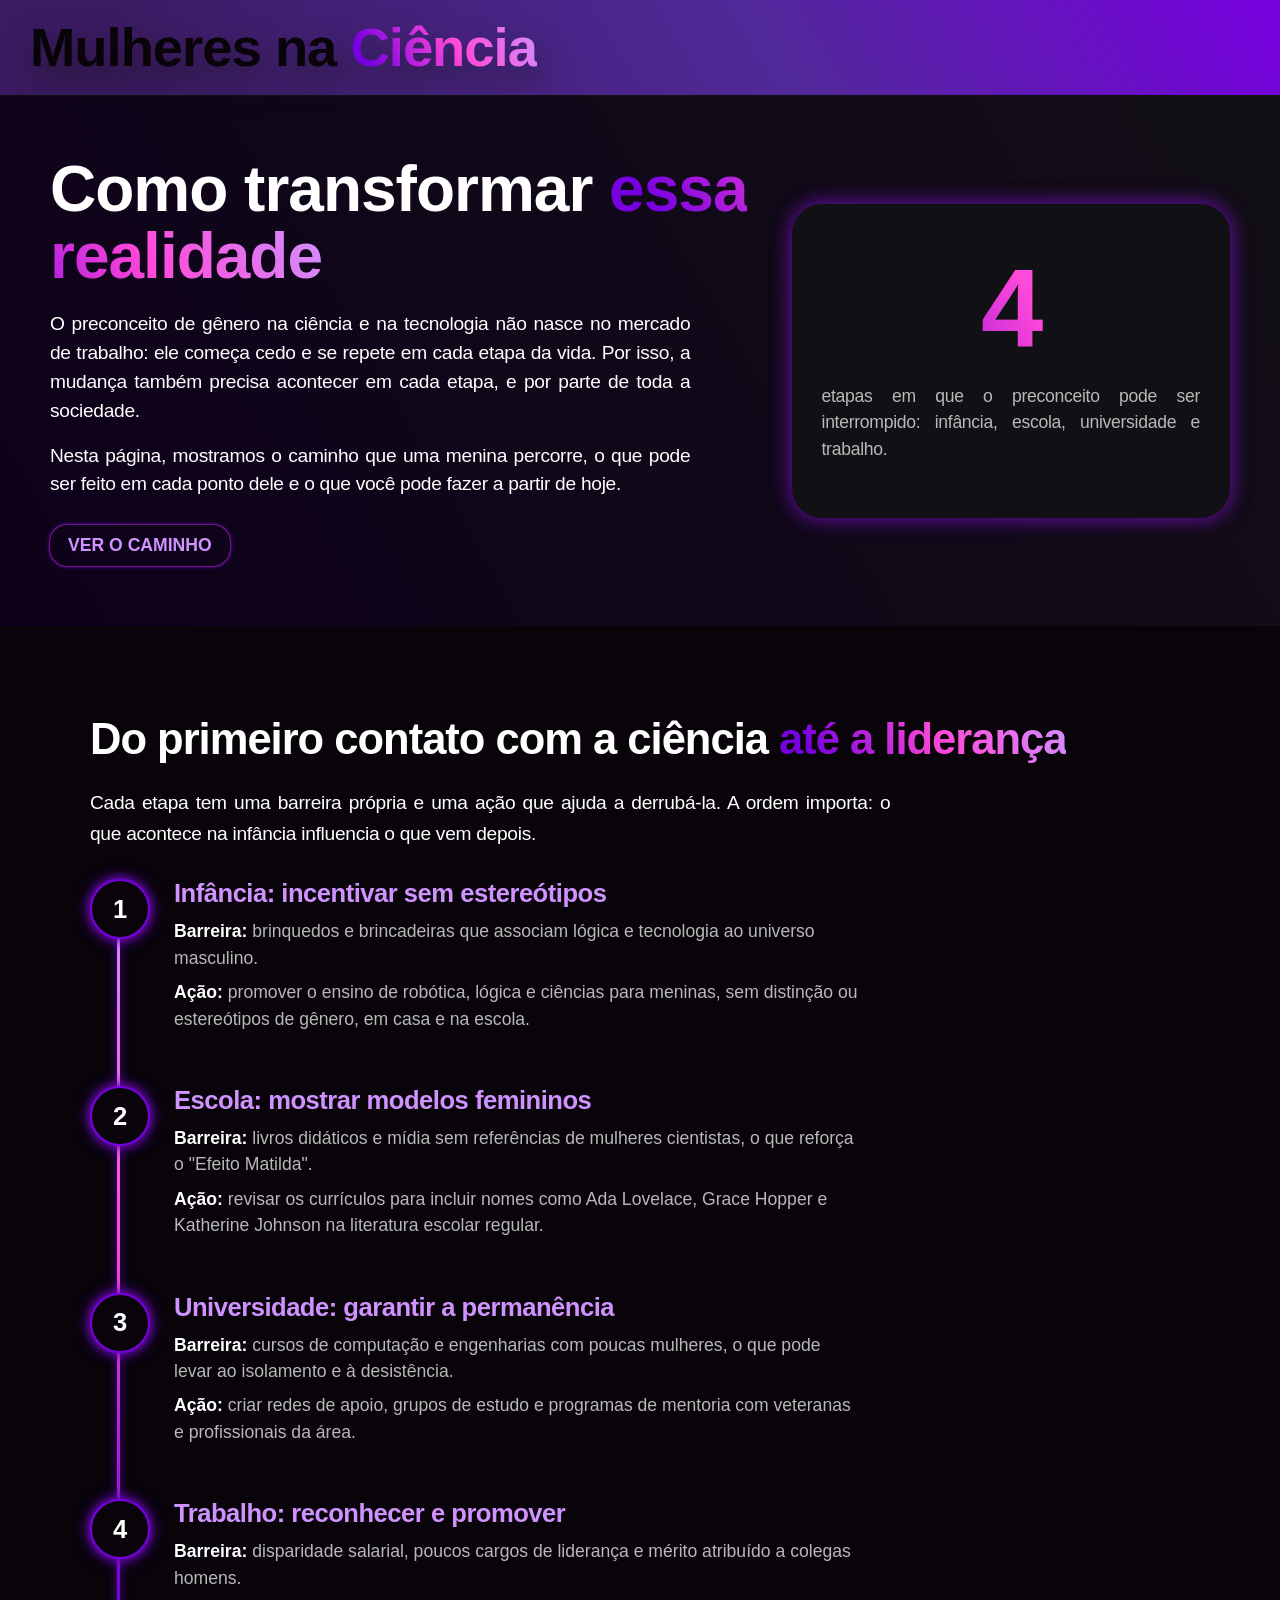
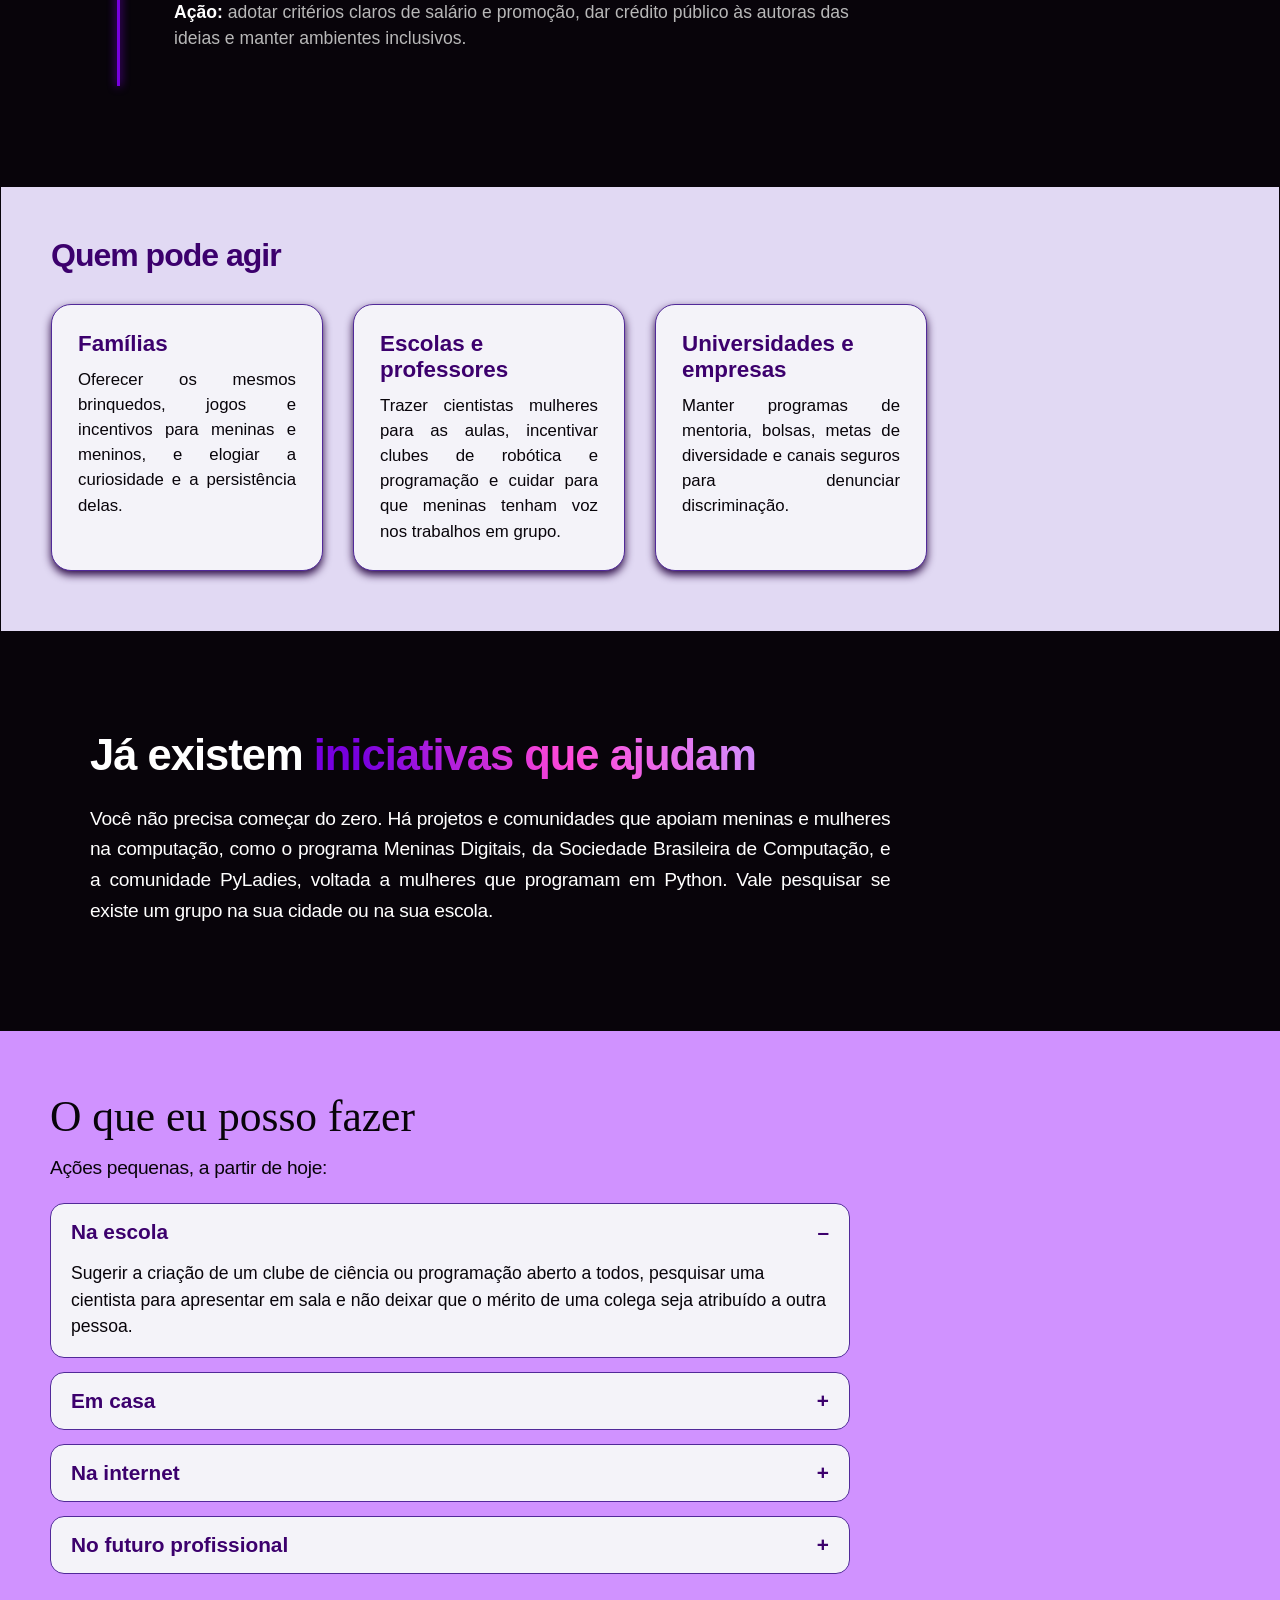
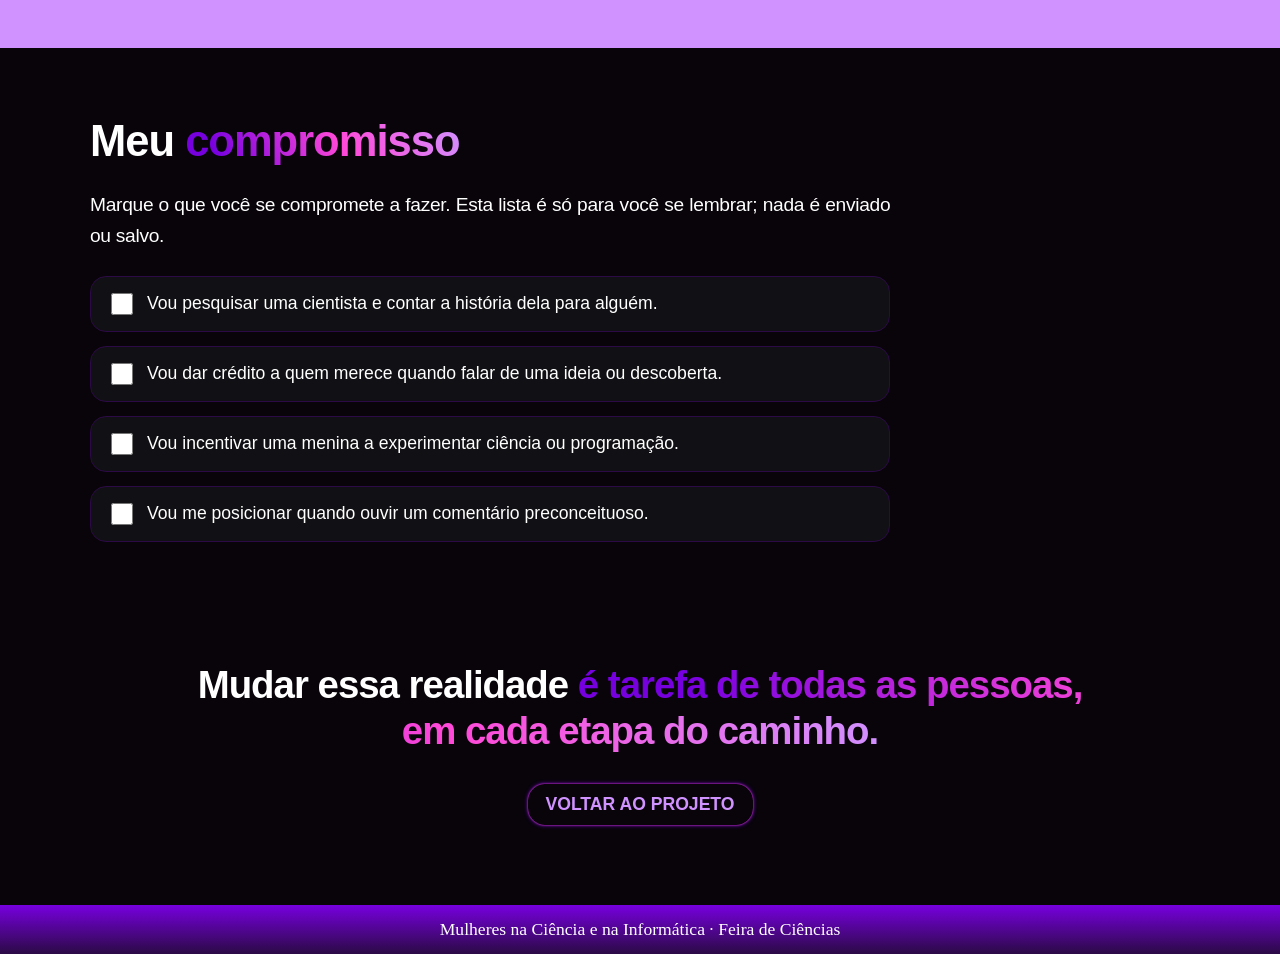
<file: trabsnct/pages/soluções/solucao.html>
<!DOCTYPE html>
<html lang="pt-BR">
<head>
    <meta charset="UTF-8">
    <meta name="viewport" content="width=device-width, initial-scale=1.0">
    <title>Como transformar essa realidade</title>
    <link rel="preconnect" href="https://fonts.googleapis.com">
    <link rel="preconnect" href="https://fonts.gstatic.com" crossorigin>
    <link href="https://fonts.googleapis.com/css2?family=Permanent+Marker&family=Schoolbell&family=Sedgwick+Ave&display=swap" rel="stylesheet">
    <link rel="stylesheet" href="./solução.css">
</head>
<body>

<header>
    <a class="logo" href="../../index.html">Mulheres na <span>Ciência</span></a>
</header>

<main>

<section class="femdesta">
    <article>
        <h1>Como transformar <span>essa realidade</span></h1>
        <p>O preconceito de gênero na ciência e na tecnologia não nasce no mercado de trabalho: ele começa cedo e se repete em cada etapa da vida. Por isso, a mudança também precisa acontecer em cada etapa, e por parte de toda a sociedade.</p>
        <p>Nesta página, mostramos o caminho que uma menina percorre, o que pode ser feito em cada ponto dele e o que você pode fazer a partir de hoje.</p>
        <div class="BtnDivFemDestaque"><a href="#trilha">Ver o caminho</a></div>
    </article>
    <aside class="destaque-neon" aria-label="Resumo">
        <strong>4</strong>
        <p>etapas em que o preconceito pode ser interrompido: infância, escola, universidade e trabalho.</p>
    </aside>
</section>

<section id="trilha" class="secao">
    <h2>Do primeiro contato com a ciência <span>até a liderança</span></h2>
    <p class="intro">Cada etapa tem uma barreira própria e uma ação que ajuda a derrubá-la. A ordem importa: o que acontece na infância influencia o que vem depois.</p>

    <ol class="trilha">
        <li class="etapa">
            <h3>Infância: incentivar sem estereótipos</h3>
            <p><b>Barreira:</b> brinquedos e brincadeiras que associam lógica e tecnologia ao universo masculino.</p>
            <p><b>Ação:</b> promover o ensino de robótica, lógica e ciências para meninas, sem distinção ou estereótipos de gênero, em casa e na escola.</p>
        </li>
        <li class="etapa">
            <h3>Escola: mostrar modelos femininos</h3>
            <p><b>Barreira:</b> livros didáticos e mídia sem referências de mulheres cientistas, o que reforça o "Efeito Matilda".</p>
            <p><b>Ação:</b> revisar os currículos para incluir nomes como Ada Lovelace, Grace Hopper e Katherine Johnson na literatura escolar regular.</p>
        </li>
        <li class="etapa">
            <h3>Universidade: garantir a permanência</h3>
            <p><b>Barreira:</b> cursos de computação e engenharias com poucas mulheres, o que pode levar ao isolamento e à desistência.</p>
            <p><b>Ação:</b> criar redes de apoio, grupos de estudo e programas de mentoria com veteranas e profissionais da área.</p>
        </li>
        <li class="etapa">
            <h3>Trabalho: reconhecer e promover</h3>
            <p><b>Barreira:</b> disparidade salarial, poucos cargos de liderança e mérito atribuído a colegas homens.</p>
            <p><b>Ação:</b> adotar critérios claros de salário e promoção, dar crédito público às autoras das ideias e manter ambientes inclusivos.</p>
        </li>
    </ol>
</section>

<section class="placeholders" aria-labelledby="quem">
    <h3 id="quem" class="titulo-faixa">Quem pode agir</h3>
    <div class="card">
        <h4>Famílias</h4>
        <p>Oferecer os mesmos brinquedos, jogos e incentivos para meninas e meninos, e elogiar a curiosidade e a persistência delas.</p>
    </div>
    <div class="card">
        <h4>Escolas e professores</h4>
        <p>Trazer cientistas mulheres para as aulas, incentivar clubes de robótica e programação e cuidar para que meninas tenham voz nos trabalhos em grupo.</p>
    </div>
    <div class="card">
        <h4>Universidades e empresas</h4>
        <p>Manter programas de mentoria, bolsas, metas de diversidade e canais seguros para denunciar discriminação.</p>
    </div>
</section>

<section class="secao">
    <h2>Já existem <span>iniciativas que ajudam</span></h2>
    <p class="intro">Você não precisa começar do zero. Há projetos e comunidades que apoiam meninas e mulheres na computação, como o programa Meninas Digitais, da Sociedade Brasileira de Computação, e a comunidade PyLadies, voltada a mulheres que programam em Python. Vale pesquisar se existe um grupo na sua cidade ou na sua escola.</p>
</section>

<section id="Solucoes">
    <h2>O que eu posso fazer</h2>
    <p class="intro">Ações pequenas, a partir de hoje:</p>
    <details open>
        <summary>Na escola</summary>
        <article>Sugerir a criação de um clube de ciência ou programação aberto a todos, pesquisar uma cientista para apresentar em sala e não deixar que o mérito de uma colega seja atribuído a outra pessoa.</article>
    </details>
    <details>
        <summary>Em casa</summary>
        <article>Conversar sobre mulheres cientistas, incentivar irmãs, primas e amigas a experimentar programação e jogos de lógica, e questionar piadas e comentários que dizem que "isso não é coisa de menina".</article>
    </details>
    <details>
        <summary>Na internet</summary>
        <article>Compartilhar histórias de pioneiras como Ada Lovelace, citar a fonte e o nome das autoras de descobertas, e não repetir estereótipos nas redes.</article>
    </details>
    <details>
        <summary>No futuro profissional</summary>
        <article>Apoiar colegas, indicar mulheres para oportunidades, participar de mentorias (como mentora ou mentorada) e defender critérios justos de salário e promoção.</article>
    </details>
</section>

<section class="secao">
    <h2>Meu <span>compromisso</span></h2>
    <p class="intro">Marque o que você se compromete a fazer. Esta lista é só para você se lembrar; nada é enviado ou salvo.</p>
    <ul class="checklist">
        <li><label><input type="checkbox"> Vou pesquisar uma cientista e contar a história dela para alguém.</label></li>
        <li><label><input type="checkbox"> Vou dar crédito a quem merece quando falar de uma ideia ou descoberta.</label></li>
        <li><label><input type="checkbox"> Vou incentivar uma menina a experimentar ciência ou programação.</label></li>
        <li><label><input type="checkbox"> Vou me posicionar quando ouvir um comentário preconceituoso.</label></li>
    </ul>
</section>

<section class="fecho">
    <h2>Mudar essa realidade <span>é tarefa de todas as pessoas, em cada etapa do caminho.</span></h2>
    <div class="BtnDivFemDestaque"><a href="../SobreProjeto/projeto.html">Voltar ao projeto</a></div>
</section>

</main>

<footer>Mulheres na Ciência e na Informática · Feira de Ciências</footer>

</body>
</html>
</file>
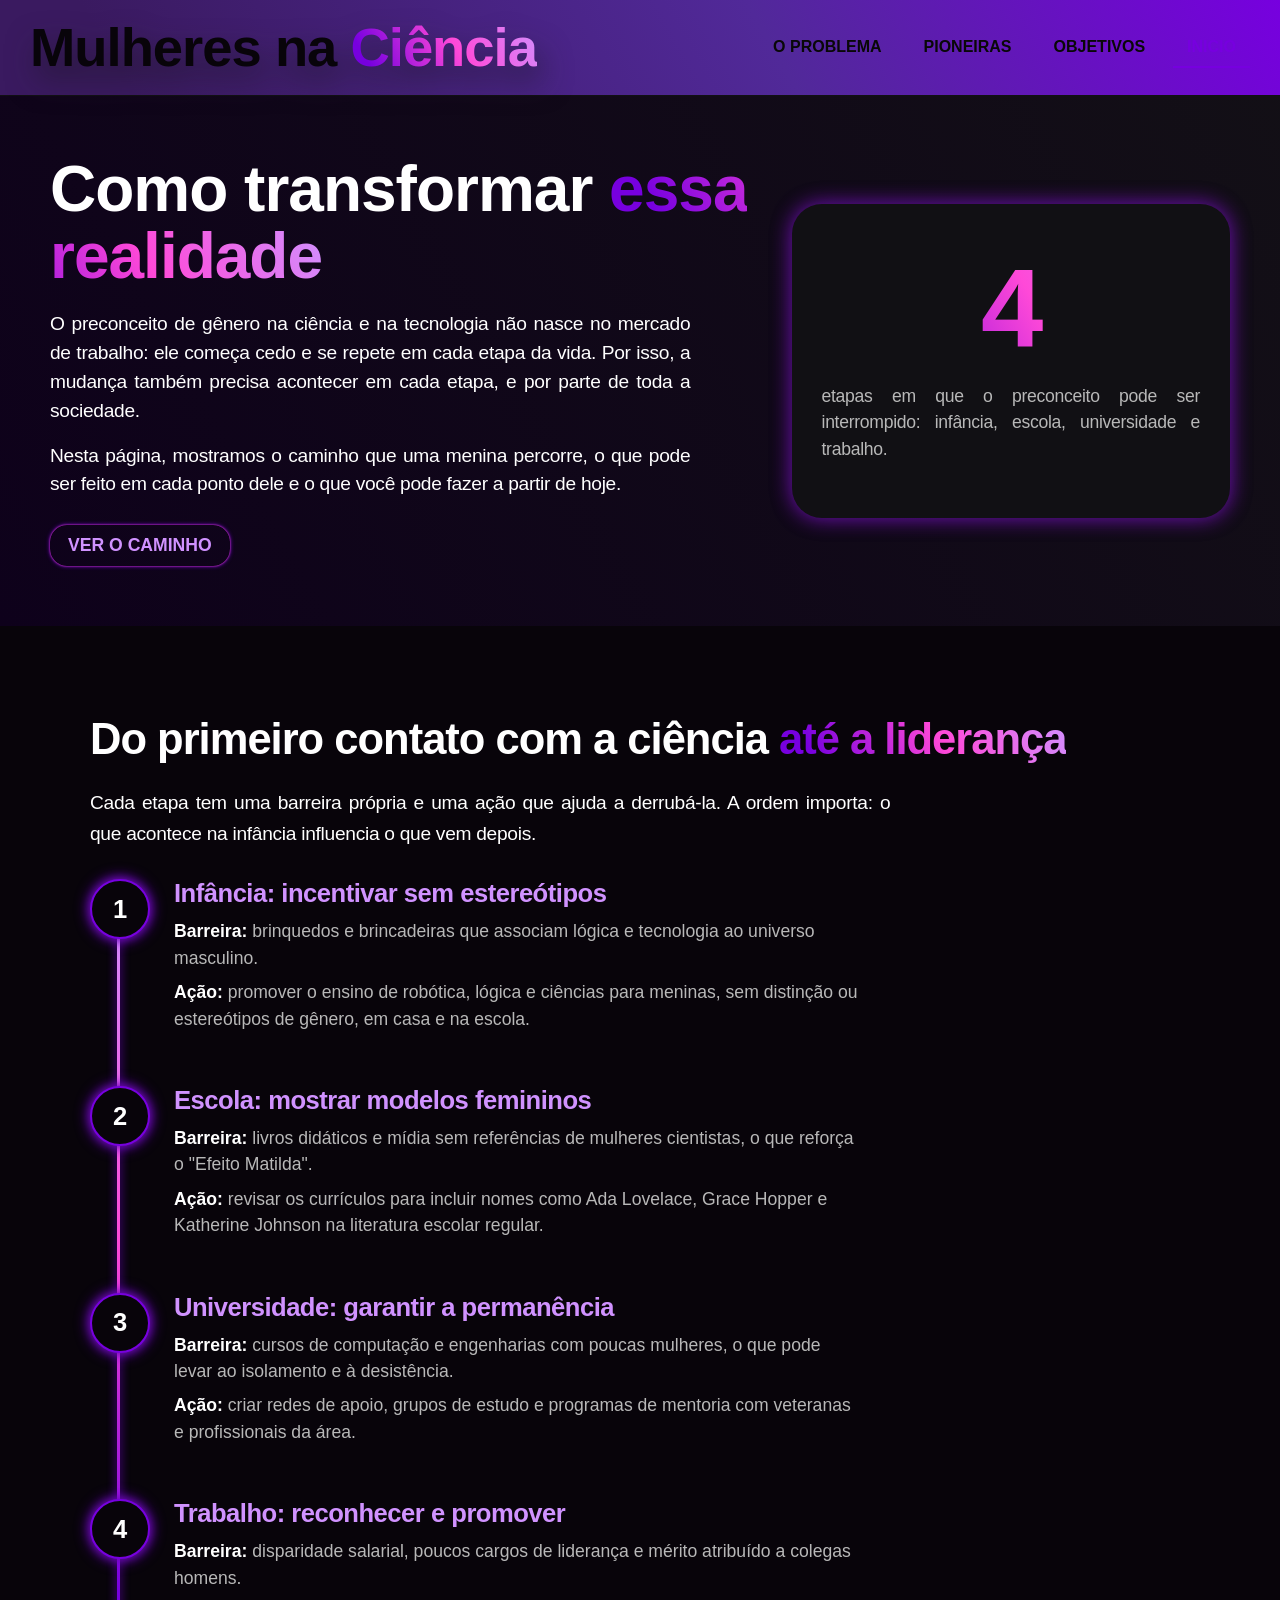
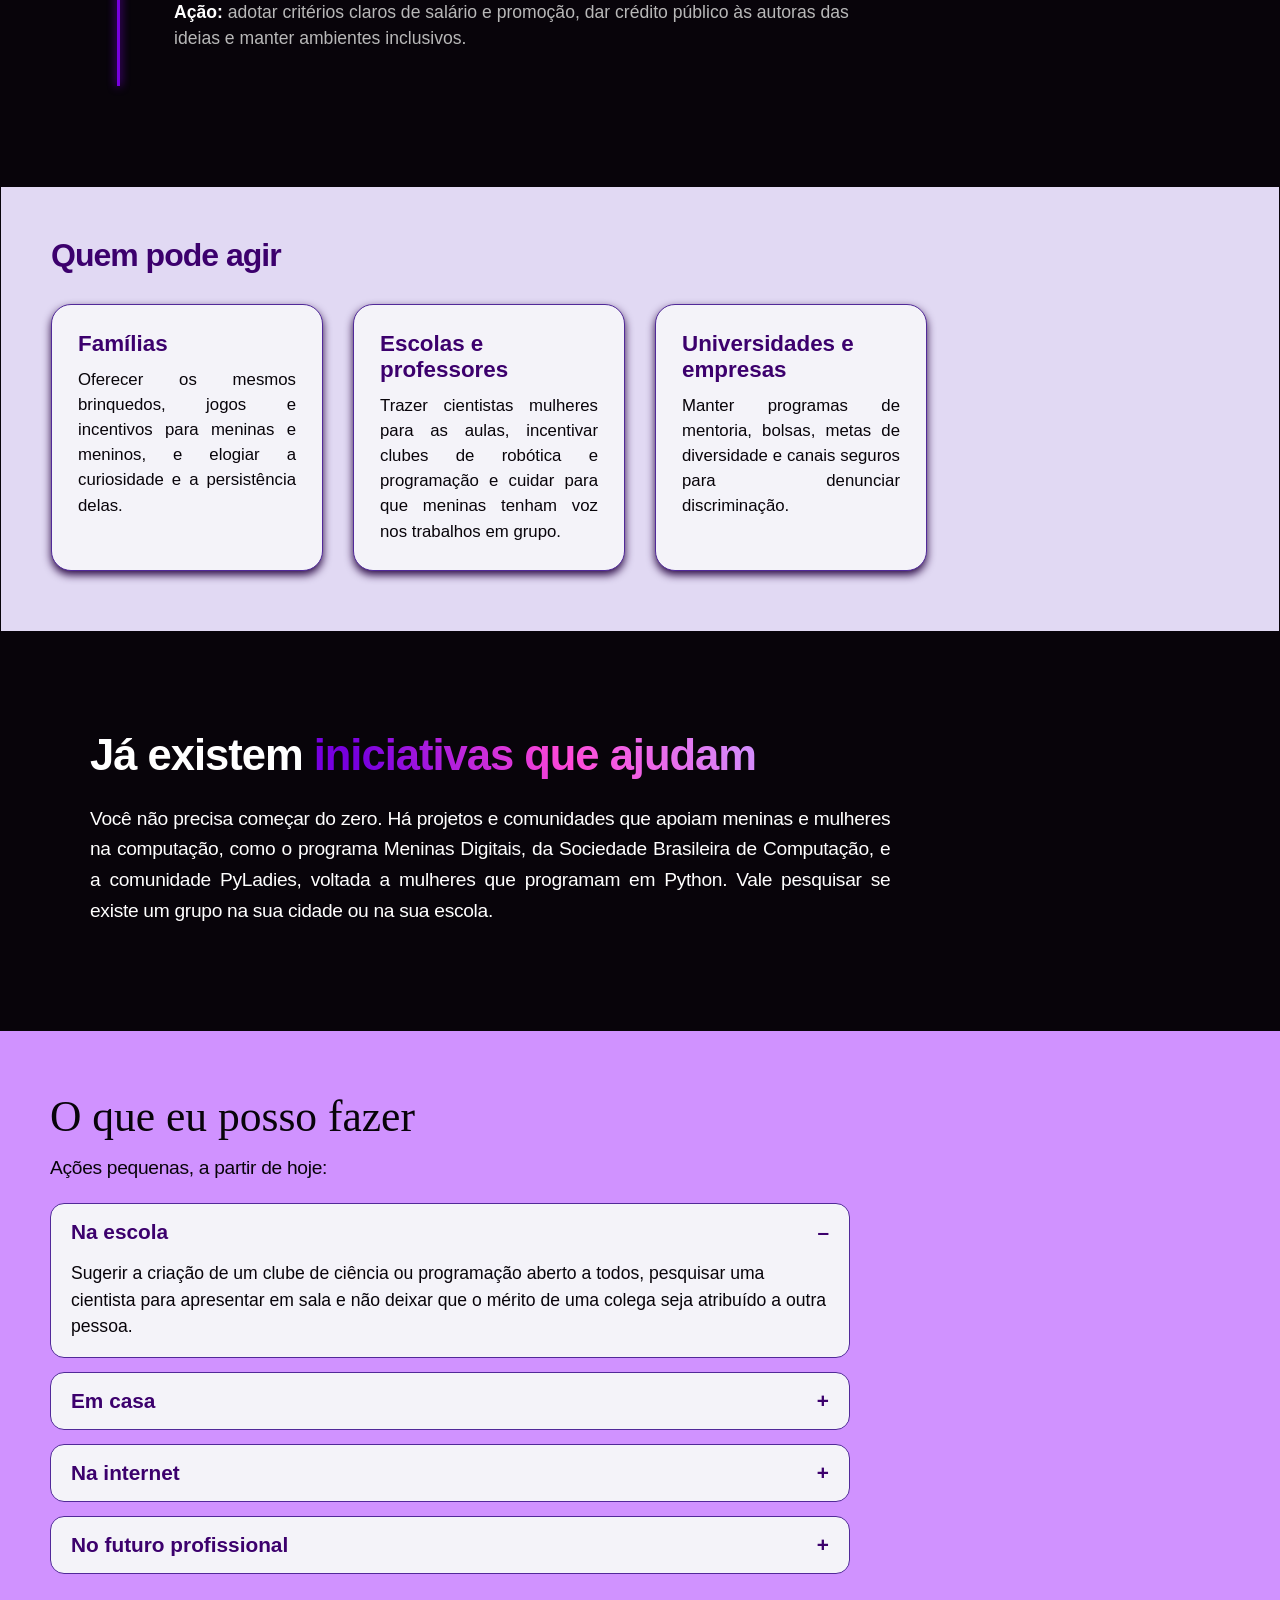
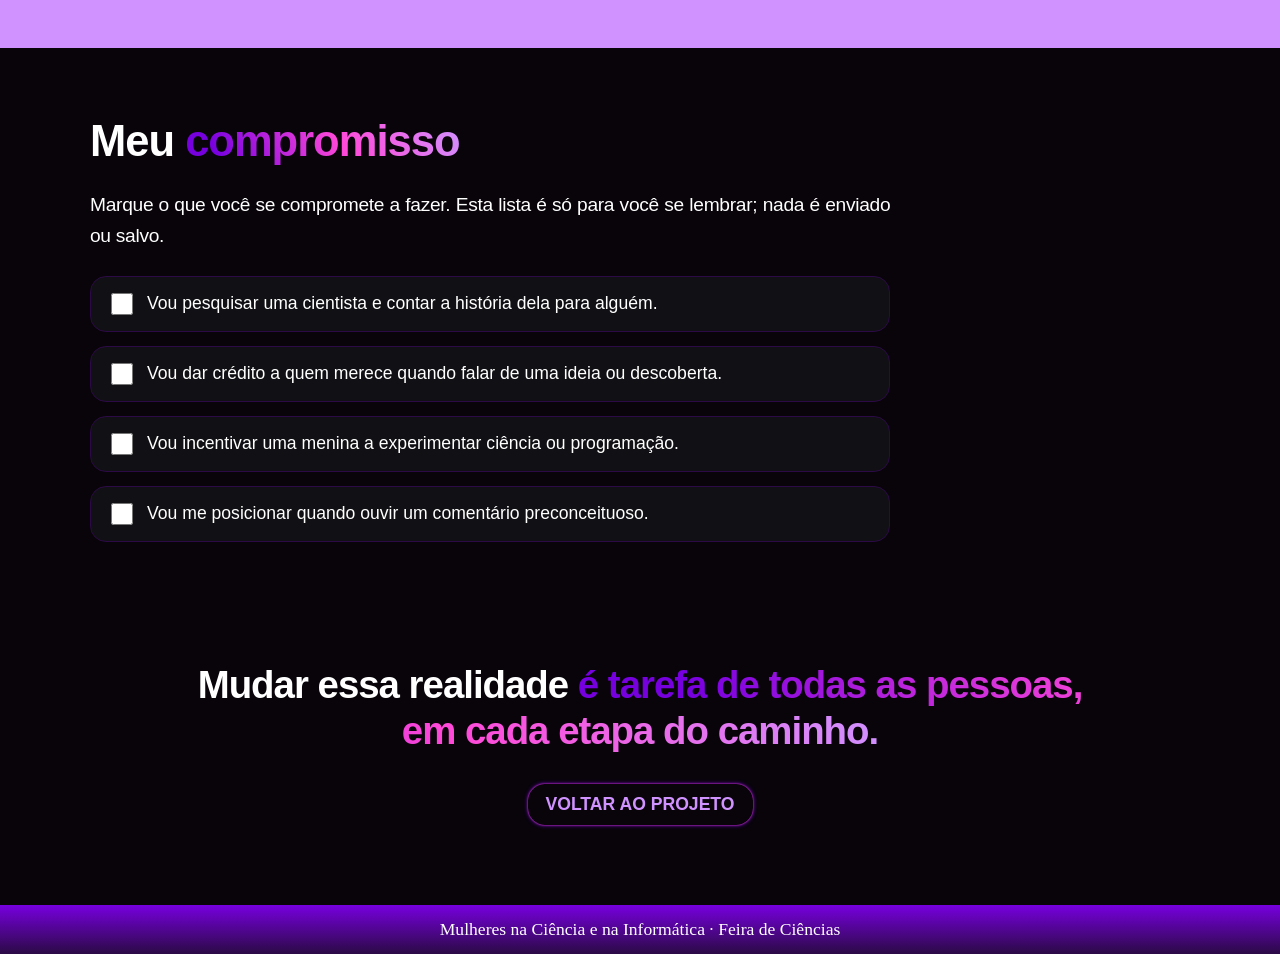
<file: trabsnct/pages/soluções/Solução.html>
<!DOCTYPE html>
<html lang="pt-BR">
<head>
    <meta charset="UTF-8">
    <meta name="viewport" content="width=device-width, initial-scale=1.0">
    <title>Como transformar essa realidade</title>
    <link rel="preconnect" href="https://fonts.googleapis.com">
    <link rel="preconnect" href="https://fonts.gstatic.com" crossorigin>
    <link href="https://fonts.googleapis.com/css2?family=Permanent+Marker&family=Schoolbell&family=Sedgwick+Ave&display=swap" rel="stylesheet">
    <link rel="stylesheet" href="../../pages/soluções/solução.css">
</head>
<body>

<header>
    <a class="logo" href="Projeto.html">Mulheres na <span>Ciência</span></a>
    <nav class="links" aria-label="Seções do site">
        <ul>
            <li><a href="Projeto.html#problema">O problema</a></li>
            <li><a href="Projeto.html#pioneiras">Pioneiras</a></li>
            <li><a href="Projeto.html#objetivos">Objetivos</a></li>
            <li><a href="../../index.html" aria-current="page">Inicio</a></li>
        </ul>
    </nav>
</header>

<main>

<section class="femdesta">
    <article>
        <h1>Como transformar <span>essa realidade</span></h1>
        <p>O preconceito de gênero na ciência e na tecnologia não nasce no mercado de trabalho: ele começa cedo e se repete em cada etapa da vida. Por isso, a mudança também precisa acontecer em cada etapa, e por parte de toda a sociedade.</p>
        <p>Nesta página, mostramos o caminho que uma menina percorre, o que pode ser feito em cada ponto dele e o que você pode fazer a partir de hoje.</p>
        <div class="BtnDivFemDestaque"><a href="#trilha">Ver o caminho</a></div>
    </article>
    <aside class="destaque-neon" aria-label="Resumo">
        <strong>4</strong>
        <p>etapas em que o preconceito pode ser interrompido: infância, escola, universidade e trabalho.</p>
    </aside>
</section>

<section id="trilha" class="secao">
    <h2>Do primeiro contato com a ciência <span>até a liderança</span></h2>
    <p class="intro">Cada etapa tem uma barreira própria e uma ação que ajuda a derrubá-la. A ordem importa: o que acontece na infância influencia o que vem depois.</p>

    <ol class="trilha">
        <li class="etapa">
            <h3>Infância: incentivar sem estereótipos</h3>
            <p><b>Barreira:</b> brinquedos e brincadeiras que associam lógica e tecnologia ao universo masculino.</p>
            <p><b>Ação:</b> promover o ensino de robótica, lógica e ciências para meninas, sem distinção ou estereótipos de gênero, em casa e na escola.</p>
        </li>
        <li class="etapa">
            <h3>Escola: mostrar modelos femininos</h3>
            <p><b>Barreira:</b> livros didáticos e mídia sem referências de mulheres cientistas, o que reforça o "Efeito Matilda".</p>
            <p><b>Ação:</b> revisar os currículos para incluir nomes como Ada Lovelace, Grace Hopper e Katherine Johnson na literatura escolar regular.</p>
        </li>
        <li class="etapa">
            <h3>Universidade: garantir a permanência</h3>
            <p><b>Barreira:</b> cursos de computação e engenharias com poucas mulheres, o que pode levar ao isolamento e à desistência.</p>
            <p><b>Ação:</b> criar redes de apoio, grupos de estudo e programas de mentoria com veteranas e profissionais da área.</p>
        </li>
        <li class="etapa">
            <h3>Trabalho: reconhecer e promover</h3>
            <p><b>Barreira:</b> disparidade salarial, poucos cargos de liderança e mérito atribuído a colegas homens.</p>
            <p><b>Ação:</b> adotar critérios claros de salário e promoção, dar crédito público às autoras das ideias e manter ambientes inclusivos.</p>
        </li>
    </ol>
</section>

<section class="placeholders" aria-labelledby="quem">
    <h3 id="quem" class="titulo-faixa">Quem pode agir</h3>
    <div class="card">
        <h4>Famílias</h4>
        <p>Oferecer os mesmos brinquedos, jogos e incentivos para meninas e meninos, e elogiar a curiosidade e a persistência delas.</p>
    </div>
    <div class="card">
        <h4>Escolas e professores</h4>
        <p>Trazer cientistas mulheres para as aulas, incentivar clubes de robótica e programação e cuidar para que meninas tenham voz nos trabalhos em grupo.</p>
    </div>
    <div class="card">
        <h4>Universidades e empresas</h4>
        <p>Manter programas de mentoria, bolsas, metas de diversidade e canais seguros para denunciar discriminação.</p>
    </div>
</section>

<section class="secao">
    <h2>Já existem <span>iniciativas que ajudam</span></h2>
    <p class="intro">Você não precisa começar do zero. Há projetos e comunidades que apoiam meninas e mulheres na computação, como o programa Meninas Digitais, da Sociedade Brasileira de Computação, e a comunidade PyLadies, voltada a mulheres que programam em Python. Vale pesquisar se existe um grupo na sua cidade ou na sua escola.</p>
</section>

<section id="Solucoes">
    <h2>O que eu posso fazer</h2>
    <p class="intro">Ações pequenas, a partir de hoje:</p>
    <details open>
        <summary>Na escola</summary>
        <article>Sugerir a criação de um clube de ciência ou programação aberto a todos, pesquisar uma cientista para apresentar em sala e não deixar que o mérito de uma colega seja atribuído a outra pessoa.</article>
    </details>
    <details>
        <summary>Em casa</summary>
        <article>Conversar sobre mulheres cientistas, incentivar irmãs, primas e amigas a experimentar programação e jogos de lógica, e questionar piadas e comentários que dizem que "isso não é coisa de menina".</article>
    </details>
    <details>
        <summary>Na internet</summary>
        <article>Compartilhar histórias de pioneiras como Ada Lovelace, citar a fonte e o nome das autoras de descobertas, e não repetir estereótipos nas redes.</article>
    </details>
    <details>
        <summary>No futuro profissional</summary>
        <article>Apoiar colegas, indicar mulheres para oportunidades, participar de mentorias (como mentora ou mentorada) e defender critérios justos de salário e promoção.</article>
    </details>
</section>

<section class="secao">
    <h2>Meu <span>compromisso</span></h2>
    <p class="intro">Marque o que você se compromete a fazer. Esta lista é só para você se lembrar; nada é enviado ou salvo.</p>
    <ul class="checklist">
        <li><label><input type="checkbox"> Vou pesquisar uma cientista e contar a história dela para alguém.</label></li>
        <li><label><input type="checkbox"> Vou dar crédito a quem merece quando falar de uma ideia ou descoberta.</label></li>
        <li><label><input type="checkbox"> Vou incentivar uma menina a experimentar ciência ou programação.</label></li>
        <li><label><input type="checkbox"> Vou me posicionar quando ouvir um comentário preconceituoso.</label></li>
    </ul>
</section>

<section class="fecho">
    <h2>Mudar essa realidade <span>é tarefa de todas as pessoas, em cada etapa do caminho.</span></h2>
    <div class="BtnDivFemDestaque"><a href="Projeto.html">Voltar ao projeto</a></div>
</section>

</main>

<footer>Mulheres na Ciência e na Informática · Feira de Ciências</footer>

</body>
</html>
</file>
<file: trabsnct/pages/fei fei li/estilo.css>
* {
    margin: 0;
    padding: 0;
    box-sizing: border-box;
}

html {
    scroll-behavior: smooth;
    scroll-padding-top: 85px;
}

body {
    font-family: Arial, Helvetica, sans-serif;
    background: #0b1120;
    color: #e5e7eb;
    line-height: 1.7;
}

img {
    display: block;
    width: 100%;
    object-fit: cover;
}

header {
    position: sticky;
    top: 0;
    z-index: 1000;
    background: rgba(11, 17, 32, 0.96);
    border-bottom: 1px solid #263449;
    backdrop-filter: blur(12px);
}

.topo {
    width: min(1180px, 92%);
    min-height: 76px;
    margin: auto;
    display: flex;
    align-items: center;
    justify-content: space-between;
    gap: 25px;
}

.logo {
    color: #ffffff;
    text-decoration: none;
    font-size: 1.35rem;
    font-weight: 800;
    letter-spacing: 2px;
    white-space: nowrap;
}

.logo span {
    color: #60a5fa;
}

.menu {
    display: flex;
    align-items: center;
    gap: 28px;
}

.menu a {
    color: #cbd5e1;
    text-decoration: none;
    font-size: 0.95rem;
    transition: color 0.3s;
}

.menu a:hover {
    color: #60a5fa;
}

.inicio {
    width: min(1180px, 92%);
    min-height: 88vh;
    margin: auto;
    display: grid;
    grid-template-columns: 1.1fr 0.9fr;
    align-items: center;
    gap: 65px;
    padding: 75px 0;
}

.inicio-texto {
    animation: aparecer 1s ease both;
}

.etiqueta {
    color: #60a5fa;
    font-size: 0.78rem;
    font-weight: bold;
    letter-spacing: 3px;
    margin-bottom: 15px;
}

.inicio h1 {
    color: #ffffff;
    font-size: clamp(3.5rem, 8vw, 6.5rem);
    line-height: 1.1;
    margin-bottom: 20px;
}

.inicio h2 {
    max-width: 550px;
    color: #bfdbfe;
    font-size: clamp(1.35rem, 3vw, 2rem);
    line-height: 1.35;
    margin-bottom: 20px;
}

.inicio-texto > p:not(.etiqueta) {
    max-width: 560px;
    color: #aebbd0;
    font-size: 1.05rem;
    margin-bottom: 30px;
}

.botao {
    display: inline-block;
    padding: 13px 23px;
    background: #2563eb;
    color: white;
    text-decoration: none;
    font-weight: bold;
    border-radius: 8px;
    transition: background 0.3s, transform 0.3s;
}

.botao:hover {
    background: #3b82f6;
    transform: translateY(-3px);
}

.inicio-imagem {
    position: relative;
    animation: flutuar 5s ease-in-out infinite;
}

.inicio-imagem::before {
    content: "";
    position: absolute;
    inset: -14px;
    border: 2px solid #3b82f6;
    border-radius: 24px;
    opacity: 0.55;
    z-index: -1;
}

.inicio-imagem img {
    height: 480px;
    border-radius: 20px;
    object-position: center top;
    box-shadow: 0 25px 70px rgba(0, 0, 0, 0.35);
}

.secao {
    padding: 100px 4%;
    scroll-margin-top: 75px;
}

.titulo-secao {
    max-width: 1180px;
    margin: 0 auto 45px;
    text-align: center;
}

.titulo-secao h2 {
    color: #ffffff;
    font-size: clamp(2rem, 5vw, 3.2rem);
    line-height: 1.2;
    margin-bottom: 14px;
}

.titulo-secao > p:not(.etiqueta) {
    color: #aebbd0;
}

.biografia {
    background: #111b2e;
}

.bio-conteudo,
.legado-conteudo {
    width: min(1080px, 100%);
    margin: auto;
    display: grid;
    grid-template-columns: 0.85fr 1.15fr;
    align-items: center;
    gap: 55px;
}

.bio-imagem img {
    height: 430px;
    border-radius: 18px;
    border: 1px solid #263449;
    object-position: center;
    transition: transform 0.5s;
}

.bio-imagem img:hover {
    transform: scale(1.025);
}

.bio-texto h3,
.legado-texto h3 {
    color: #bfdbfe;
    font-size: 1.65rem;
    margin-bottom: 18px;
}

.bio-texto p,
.legado-texto p {
    color: #b7c3d5;
    margin-bottom: 17px;
}

.projetos {
    background: #0b1120;
}

.cartoes {
    width: min(1180px, 100%);
    margin: auto;
    display: grid;
    grid-template-columns: repeat(3, minmax(0, 1fr));
    gap: 25px;
}

.cartao {
    overflow: hidden;
    background: #111b2e;
    border: 1px solid #263449;
    border-radius: 16px;
    transition: transform 0.3s, border-color 0.3s;
}

.cartao:hover {
    transform: translateY(-8px);
    border-color: #3b82f6;
}

.cartao img {
    height: 225px;
    transition: transform 0.5s;
}

.cartao:hover img {
    transform: scale(1.04);
}

.cartao-conteudo {
    padding: 25px;
}

.cartao h3 {
    color: #bfdbfe;
    font-size: 1.35rem;
    margin-bottom: 12px;
}

.cartao p {
    color: #aebbd0;
    font-size: 0.95rem;
}

.legado {
    background: #111b2e;
}

.legado-conteudo {
    grid-template-columns: 1fr 1fr;
}

.frase {
    padding: 35px;
    background: #17263e;
    border-left: 4px solid #60a5fa;
    border-radius: 12px;
}

.aspas {
    display: block;
    color: #60a5fa;
    font-family: Georgia, serif;
    font-size: 4rem;
    line-height: 1;
}

.frase p {
    color: #ffffff;
    font-size: 1.35rem;
    font-weight: bold;
    line-height: 1.5;
    margin-bottom: 18px;
}

.frase small {
    color: #aebbd0;
    font-size: 0.8rem;
}

footer {
    padding: 35px 5%;
    text-align: center;
    background: #080d18;
    border-top: 1px solid #263449;
}

footer p {
    color: #aebbd0;
    font-size: 0.9rem;
    margin-top: 10px;
}

.rodape-final {
    color: #60a5fa;
}

@keyframes aparecer {
    from {
        opacity: 0;
        transform: translateY(25px);
    }

    to {
        opacity: 1;
        transform: translateY(0);
    }
}

@keyframes flutuar {
    0%, 100% {
        transform: translateY(0);
    }

    50% {
        transform: translateY(-12px);
    }
}

@media (max-width: 900px) {
    .inicio {
        gap: 35px;
    }

    .inicio-imagem img {
        height: 390px;
    }

    .bio-conteudo,
    .legado-conteudo {
        gap: 30px;
    }

    .cartoes {
        grid-template-columns: repeat(2, minmax(0, 1fr));
    }

    .cartao:last-child {
        grid-column: 1 / -1;
        max-width: 560px;
        width: 100%;
        justify-self: center;
    }
}

@media (max-width: 600px) {
    .secao {
        padding: 70px 5%;
    }

    .inicio {
        min-height: auto;
        grid-template-columns: 1fr;
        gap: 40px;
        padding: 65px 0;
    }

    .inicio h1 {
        font-size: 3.5rem;
    }

    .inicio-imagem {
        width: 88%;
        margin: 0 auto;
    }

    .inicio-imagem img {
        height: 380px;
    }

    .bio-conteudo,
    .legado-conteudo {
        grid-template-columns: 1fr;
    }

    .bio-imagem img {
        height: 340px;
    }

    .cartoes {
        grid-template-columns: 1fr;
    }

    .cartao:last-child {
        grid-column: auto;
    }

    .cartao img {
        height: 230px;
    }

    .frase {
        padding: 25px;
    }
}

@media (prefers-reduced-motion: reduce) {
    *,
    *::before,
    *::after {
        scroll-behavior: auto !important;
        animation: none !important;
        transition: none !important;
    }
}
</file>
<file: trabsnct/pages/fei fei li/menuresponsivo.css>
#bt_menu {
    display: none;
}

.botao-menu {
    display: none;
    color: #ffffff;
    font-size: 1rem;
    font-weight: bold;
    cursor: pointer;
    padding: 10px 14px;
    border: 1px solid #334155;
    border-radius: 8px;
}

@media (max-width: 800px) {
    .topo {
        min-height: 70px;
        flex-wrap: wrap;
        padding: 15px 0;
        gap: 12px;
    }

    .botao-menu {
        display: block;
        margin-left: auto;
    }

    .menu {
        display: none;
        width: 100%;
        flex-direction: column;
        align-items: stretch;
        gap: 0;
        padding-top: 10px;
    }

    .menu a {
        display: block;
        padding: 13px 10px;
        border-top: 1px solid #263449;
    }

    #bt_menu:checked ~ .menu {
        display: flex;
        animation: aparecer 0.25s ease;
    }
}
</file>
<file: trabsnct/pages/Hedy Lamarr-InfoB/style.css>
*
{
    margin:0;
    padding:0;
    box-sizing:border-box;
    color:#aaa;
    font-family:'Trebuchet MS',Arial,sans-serif;
}
html
{
    scroll-behavior:smooth;
}
h1
{
    font-family:Georgia,'Times New Roman',serif;
    font-size:calc(1.3rem + 1.2vw);
    line-height:1.15;
    color:#f7f0ff;
}
h1::after
{
    content:"";
    display:block;
    width:55px;
    height:3px;
    margin-top:14px;
    border-radius:2px;
    background:#f58fc1;
}
p
{
    margin-top:15px;
    font-size:min(1.15rem,4.5vw);
    font-weight:300;
    color:#f7f0ff;
    line-height:1.65;
}
blockquote
{
    margin-top:5px;
    padding:5px 0 5px 20px;
    border-left:4px solid #f58fc1;
}
blockquote p
{
    font-style:italic;
}
.autor
{
    display:block;
    margin-top:10px;
    color:#f58fc1;
    font-size:1rem;
}
section
{
    width:100%;
}
section:nth-of-type(odd)
{
    background:#4b2a7b;
}
section:nth-of-type(even)
{
    background:#2a1b4d;
}
.content
{
    max-width:1200px;
    margin:0 auto;
    padding:80px 24px;
}
.content > p
{
    max-width:70ch;
}
#home
{
    position:relative;
    display:flex;
    align-items:center;
    height:72vh;
    min-height:480px;
    overflow:hidden;
}
#home .content
{
    position:relative;
    z-index:1;
    width:100%;
}
#home .content > *
{
    max-width:560px;
}
#home h1
{
    font-size:calc(1.8rem + 2.2vw);
}
.slider
{
    position:absolute;
    top:0;
    right:0;
    bottom:0;
    width:60%;
}
.slider img
{
    position:absolute;
    top:0;
    left:0;
    width:100%;
    height:100%;
    object-fit:cover;
    object-position:center 15%;
    opacity:0;
    transition:opacity 1s ease;
}
.slider img.ativo
{
    opacity:1;
}
.slider::after
{
    content:"";
    position:absolute;
    top:0;
    left:0;
    width:100%;
    height:100%;
    background:linear-gradient(90deg,#4b2a7b 0%,rgba(75,42,123,0) 55%);
}
.linha-tempo
{
    display:grid;
    grid-template-columns:repeat(4,1fr);
    gap:20px;
    margin:35px 0;
}
.marco,.cartao
{
    padding:22px;
    border-top:4px solid #f58fc1;
    border-radius:12px;
    box-shadow:0 4px 12px rgba(0,0,0,.22);
}
.marco
{
    background:#4b2a7b;
}
.ano
{
    display:block;
    font-family:Georgia,'Times New Roman',serif;
    font-size:1.5rem;
    font-weight:bold;
    color:#f58fc1;
}
.marco p,.cartao p
{
    margin-top:10px;
    font-size:1rem;
}
.cartoes
{
    display:grid;
    grid-template-columns:repeat(5,1fr);
    gap:20px;
    margin-top:35px;
}
.cartao
{
    background:#26173f;
    border:1px solid rgba(245,143,193,.18);
}
.cartao h3
{
    font-family:Georgia,'Times New Roman',serif;
    font-size:1.3rem;
    color:#f58fc1;
}
.bio
{
    display:grid;
    grid-template-columns:400px 1fr;
    gap:50px;
    margin-top:35px;
    align-items:stretch;
}
.bio .texto p:first-child
{
    margin-top:0;
}
.retrato
{
    display:block;
    width:100%;
    aspect-ratio:3/4;
    object-fit:cover;
    object-position:top;
    border:3px solid #f58fc1;
    border-radius:12px;
    box-shadow:0 4px 12px rgba(0,0,0,.3);
}
.bio .retrato,.projetos-grid .retrato
{
    align-self:stretch;
    height:100%;
    min-height:0;
    aspect-ratio:auto;
}
.projetos-grid
{
    display:grid;
    grid-template-columns:1fr 340px;
    gap:50px;
    margin-top:35px;
    align-items:stretch;
}
.projetos-grid details:first-child
{
    margin-top:0;
}
.duas-colunas
{
    display:grid;
    grid-template-columns:1fr 1fr;
    gap:20px;
    align-items:start;
    margin-top:30px;
}
.duas-colunas details
{
    margin-top:0;
}
.galeria
{
    display:grid;
    grid-template-columns:repeat(3,1fr);
    gap:20px;
    margin-top:35px;
}
.galeria figure
{
    overflow:hidden;
    border:3px solid #f58fc1;
    border-radius:12px;
    box-shadow:0 4px 12px rgba(0,0,0,.3);
}
.galeria img
{
    display:block;
    width:100%;
    aspect-ratio:4/5;
    object-fit:cover;
    object-position:center 20%;
}
.contato-grid
{
    display:grid;
    grid-template-columns:1.2fr 1fr;
    gap:50px;
    align-items:start;
}
.lado-destaque
{
    display:flex;
    flex-direction:column;
    justify-content:center;
    gap:35px;
    margin-top:15px;
    padding:40px;
    background:#150d26;
    border-left:4px solid #f58fc1;
    border-radius:12px;
}
.numero
{
    display:block;
    font-family:Georgia,'Times New Roman',serif;
    font-size:calc(2.5rem + 2vw);
    font-weight:bold;
    line-height:1;
    color:#f58fc1;
}
.lado-destaque p
{
    margin-top:8px;
    font-size:1.05rem;
}
.menu
{
    width:100%;
    height:52px;
    background:#17102a;
    border-bottom:2px solid #f58fc1;
    box-shadow:0 3px 10px rgba(0,0,0,.25);
}
.menu > ul
{
    display:flex;
    width:100%;
    margin:0;
}
.menu ul
{
    list-style:none;
    position:relative;
}
.menu ul li
{
    width:auto;
    flex:1;
    float:none;
    margin:0;
    border-right:1px solid rgba(245,143,193,.12);
}
.menu ul li:last-child
{
    border-right:0;
}
.menu ul li:hover ul
{
    visibility:visible;
}
.menu ul a
{
    padding:16px 10px;
    display:block;
    text-decoration:none;
    background:#17102a;
    text-align:center;
    color:#f7f0ff;
    font-weight:bold;
    font-size:15px;
    letter-spacing:.3px;
    transition:all .25s ease;
}
.menu ul a:hover
{
    background:#3a2559;
    color:#f58fc1;
}
.menu ul ul
{
    list-style:none;
    position:absolute;
    visibility:hidden;
    margin:0;
    padding:0;
    z-index:20;
}
.menu ul ul li
{
    float:none;
    width:180px;
    border-bottom:1px solid #f58fc1;
}
.menu ul ul li a
{
    background:#26173f;
    padding:14px;
    text-align:left;
}
.menu ul ul li a:hover
{
    background:#f58fc1;
    color:#150d26;
}
#bt_menu
{
    display:none;
}
label[for='bt_menu']
{
    padding:5px;
    background:#150d26;
    color:#f58fc1;
    font-family:Arial,sans-serif;
    text-align:left;
    font-size:30px;
    cursor:pointer;
    display:none;
    width:50px;
    height:50px;
    box-sizing:border-box;
}
details
{
    margin-top:18px;
    border:2px solid #f58fc1;
    border-radius:12px;
    overflow:hidden;
    background:#26173f;
    transition:all .3s ease;
}
details:hover
{
    border-color:#fff;
}
summary
{
    position:relative;
    font-size:min(1.3rem,4.5vw);
    font-weight:bold;
    color:#150d26;
    background:#f58fc1;
    padding:15px 50px 15px 18px;
    cursor:pointer;
    list-style:none;
    transition:all .3s ease;
}
summary::-webkit-details-marker
{
    display:none;
}
summary::after
{
    content:"+";
    position:absolute;
    right:18px;
    top:50%;
    transform:translateY(-50%);
    font-size:25px;
    font-weight:bold;
    color:#150d26;
}
details[open] summary::after
{
    content:"−";
}
summary:hover
{
    background:#fff;
}
.details-content
{
    padding:5px 18px 18px;
    background:#26173f;
    animation:abrir .3s ease;
}
.details-content p
{
    margin-top:12px;
    color:#f7f0ff;
}
.details-content blockquote
{
    margin-top:10px;
}
@keyframes abrir
{
    from
    {
        opacity:0;
        transform:translateY(-5px);
    }
    to
    {
        opacity:1;
        transform:translateY(0);
    }
}
.curiosidade
{
    margin-top:25px;
    padding:15px 20px;
    background:#150d26;
    border-left:4px solid #f58fc1;
    border-radius:10px;
    overflow:hidden;
}
.curiosidade h2
{
    font-family:Georgia,'Times New Roman',serif;
    font-size:1.4rem;
    color:#f58fc1;
}
.curiosidade h3
{
    margin-top:12px;
    font-size:1.1rem;
    color:#f7f0ff;
}
.curiosidade p
{
    margin-top:5px;
    font-size:1rem;
}
label
{
    display:block;
    margin-top:15px;
    margin-bottom:5px;
    color:#f7f0ff;
}
input,textarea
{
    width:100%;
    max-width:520px;
    padding:8px;
    border:2px solid #aaa;
    border-radius:8px;
    background-color:#fff;
    color:#150d26;
    box-sizing:border-box;
    transition:all .3s ease;
}
input:hover,textarea:hover
{
    border-color:#f58fc1;
}
input:focus,textarea:focus
{
    outline:none;
    border-color:#f58fc1;
}
input:not(:placeholder-shown):valid,textarea:not(:placeholder-shown):valid
{
    border-color:green;
}
input:not(:placeholder-shown):invalid
{
    border-color:red;
}
.btn-submit,.btn-clear
{
    width:150px;
    height:40px;
    margin:20px 10px 0 0;
    border:0;
    border-radius:8px;
    background-color:#f58fc1;
    color:#150d26;
    font-size:1em;
    cursor:pointer;
}
.btn-submit:hover,.btn-clear:hover
{
    background-color:#fff;
}
footer
{
    background-color:#150d26;
    padding:20px max(24px,calc((100% - 1200px) / 2 + 24px));
}
footer p
{
    margin-top:5px;
    font-size:1rem;
}
footer a
{
    color:#f58fc1;
    text-decoration:none;
}
footer a:hover
{
    text-decoration:underline;
}
@media (max-width:1200px)
{
    .cartoes
    {
        grid-template-columns:repeat(3,1fr);
    }
    .linha-tempo
    {
        grid-template-columns:repeat(2,1fr);
    }
}
@media (max-width:1100px)
{
    .bio,.projetos-grid
    {
        grid-template-columns:1fr;
        gap:25px;
    }
    .bio .retrato,.projetos-grid .retrato
    {
        height:380px;
        aspect-ratio:auto;
    }
    .projetos-grid .retrato
    {
        order:-1;
    }
}
@media (max-width:800px)
{
    body
    {
        background-color:#150d26;
    }
    label[for='bt_menu']
    {
        display:block;
        width:100%;
        height:50px;
        box-sizing:border-box;
        text-align:left;
        background:#150d26;
        border-bottom:2px solid #f58fc1;
    }
    .menu
    {
        margin-top:0;
        max-height:0;
        overflow:hidden;
        visibility:hidden;
        transition:max-height .4s ease,visibility .4s;
        background-color:#150d26;
        height:auto;
        border-bottom:0;
        box-shadow:none;
    }
    .menu > ul
    {
        display:block;
        width:100%;
        margin-left:0;
    }
    .menu ul li
    {
        width:100%;
        flex:none;
        float:none;
    }
    .menu ul a
    {
        padding:15px;
        text-align:left;
    }
    .menu ul ul
    {
        position:static;
        overflow:hidden;
        max-height:0;
        transition:all .4s;
    }
    .menu ul li:hover ul
    {
        height:auto;
        max-height:200px;
        transition:all .4s;
    }
    .menu ul ul li
    {
        width:100%;
        border-bottom:1px solid #f58fc1;
    }
    .menu ul ul li a
    {
        padding-left:30px;
    }
    #bt_menu:checked~.menu
    {
        max-height:600px;
        visibility:visible;
        border-bottom:2px solid #f58fc1;
    }
    .content
    {
        padding:50px 20px;
    }
    #home
    {
        display:block;
        height:auto;
        min-height:0;
    }
    #home .content
    {
        padding-top:25px;
    }
    #home .content > *
    {
        max-width:none;
    }
    .slider
    {
        position:relative;
        top:auto;
        right:auto;
        bottom:auto;
        width:100%;
        height:42vh;
    }
    .slider::after
    {
        background:linear-gradient(180deg,rgba(75,42,123,0) 55%,#4b2a7b 100%);
    }
    .linha-tempo,.bio,.projetos-grid,.duas-colunas,.contato-grid,.galeria
    {
        grid-template-columns:1fr;
    }
    .bio,.projetos-grid
    {
        gap:25px;
    }
    .bio .retrato,.projetos-grid .retrato
    {
        height:auto;
        aspect-ratio:4/3;
    }
    .projetos-grid .retrato
    {
        order:-1;
    }
    .cartoes
    {
        grid-template-columns:1fr 1fr;
    }
    .galeria img
    {
        aspect-ratio:4/3;
    }
    .lado-destaque
    {
        padding:30px 25px;
    }
    details
    {
        margin-top:15px;
    }
    summary
    {
        font-size:1.1rem;
        padding:14px 45px 14px 15px;
    }
    .details-content
    {
        padding:5px 15px 15px;
    }
    .details-content p
    {
        font-size:1rem;
    }
    .autor
    {
        font-size:.9rem;
    }
    blockquote
    {
        padding-left:15px;
    }
}
@media (max-width:500px)
{
    .cartoes
    {
        grid-template-columns:1fr;
    }
}
</file>
<file: trabsnct/pages/SobreProjeto/Project.css>
:root{
  --azul-escuro:#0d0b26;
  --roxo3:#3A1a60;
  --roxo4:#512999;
  --cinza-claro:#f4f3f9;
  --lilais-claro:#e1d9f3;
  --preto:#08040a;
  --roxo-header:#6A0EAB;
  --roxo:#7700DF;
  --roxo-logo:#3c006d;
  --lilas:#d092ff;
  --magenta:#ff49d8;
  --branco:#fff;
  --cinza:#b8b8b8;
  --surface:#111014;
  --surface-2:#18151ca7;
  --borda:#2b0a45;
}

*{ margin:0; box-sizing:border-box; }
html{ scroll-behavior:smooth; }

body{
  background-color:var(--preto);
  color:var(--branco);
  font-family:Helvetica, Arial, sans-serif;
  min-height:100vh;
  display:flex;
  flex-direction:column;
}
main{ flex:1; }
strong{ color:var(--lilas); }

/* texto com degradê (usado em logo, títulos e destaques) */
.logo span, h1 span, h2 span, .fecho span{
   background: linear-gradient(60deg,var(--cinza)5%,var(--cinza-claro), var(--branco));
    -webkit-background-clip: text;
    background-clip: text;
    color: transparent;
  background-clip:text;
  -webkit-background-clip:text;
  -webkit-text-fill-color:transparent;
  color:transparent;
}

/* ---------- HEADER ---------- */
header{
  background: linear-gradient(60deg,var(--roxo3)10%,var(--roxo4)60%,  var(--roxo));
  border-bottom:var(--surface) 1px solid;
  display:flex;
  flex-wrap:wrap;
  align-items:center;
  justify-content:space-between;
  gap:10px 30px;
  padding:16px 30px;
  position:sticky;
  top:0;
  z-index:100;
}
.logo{
  font-size:clamp(2rem,4.5vw,3.4rem);
  font-weight:800;
  letter-spacing:-1px;
    background: linear-gradient(60deg,var(--cinza)5%,var(--cinza-claro), var(--branco));
    -webkit-background-clip: text;
    background-clip: text;
    color: transparent;
  text-decoration:none;
  filter:drop-shadow(5px 15px 15px var(--surface-2));
}
.links ul{
  list-style:none;
  display:flex;
  flex-wrap:wrap;
  gap:6px 14px;
  padding:0;
}
.links a{
  display:flex;
  padding:10px 14px;
  text-decoration:none;
 background: linear-gradient(60deg,var(--cinza)5%,var(--cinza-claro), var(--branco));
    -webkit-background-clip: text;
    background-clip: text;
    color: transparent;
  font-weight:600;
  font-size:1rem;
  text-transform:uppercase;
  border-bottom:2px solid transparent;
  transition:color .2s, border-color .2s;
}
.links a:hover, .links a:focus-visible{
  color:var(--roxo);
  border-bottom-color:var(--roxo);
  outline:none;
}

/* ---------- HERO ---------- */
.femdesta{
  background:linear-gradient(60deg,#0e011b,var(--surface-2));
  display:grid;
  grid-template-columns:minmax(0,1.6fr) minmax(0,1fr);
  gap:40px;
  align-items:center;
  padding:60px 50px;
  margin-bottom:20px;
}
.femdesta h1{
  font-size:clamp(2.2rem,5vw,4.4rem);
  font-weight:800;
  letter-spacing:-1px;
  line-height:1.05;
  margin-bottom:20px;
}
.femdesta h2{
  font-size:1.3rem;
  color:var(--lilas);
  margin-bottom:12px;
}
.femdesta p{
  font-size:1.2rem;
  letter-spacing:-.3px;
  line-height:1.5;
  text-align:justify;
  margin-bottom:16px;
  max-width:60ch;
}
.BtnDivFemDestaque{
  display:inline-flex;
  margin-top:10px;
  padding:10px 18px;
  border-radius:17px;
  box-shadow:0 0 2px var(--magenta), 0 0 4px var(--roxo);
  transition:all .2s ease-in-out;
}
.BtnDivFemDestaque a{
  text-decoration:none;
  font-size:1.1rem;
  font-weight:600;
  text-transform:uppercase;
  color:var(--lilas);
}
.BtnDivFemDestaque:hover{
  background-color:var(--roxo);
  box-shadow:0 0 20px var(--roxo-header), 0 0 25px var(--roxo);
}
.BtnDivFemDestaque:hover a{ color:var(--branco); font-weight:700; }

.destaque-neon{
  border-radius:30px;
  padding:40px 30px;
  text-align:center;
  box-shadow:0 0 20px var(--roxo-header), 0 0 25px #6a0eab34;
  background:var(--surface);
}
.destaque-neon strong{
  display:block;
  font-size:clamp(4rem,9vw,7rem);
  font-weight:800;
  letter-spacing:-3px;
  background:var(--degrade);
  background-clip:text;
  -webkit-background-clip:text;
  -webkit-text-fill-color:transparent;
}
.destaque-neon p{ margin-top:10px; font-size:1.1rem; color:var(--cinza); }

/* ---------- SEÇÕES ESCURAS ---------- */
.secao{
  padding:70px 50px 40px;
  max-width:1200px;
  margin:0 auto;
}
.secao h2{
  font-size:clamp(1.8rem,3.4vw,3rem);
  font-weight:800;
  letter-spacing:-1px;
  line-height:1.1;
  margin-bottom:24px;
}
.intro{
  font-size:1.2rem;
  line-height:1.6;
  letter-spacing:-.3px;
  max-width:75ch;
  text-align:justify;
  margin-bottom:24px;
}

/* ---------- FAIXA CLARA COM CARDS ---------- */
.placeholders{
  background-color:var(--lilais-claro);
  border:1px solid var(--preto);
  display:grid;
  grid-template-columns:repeat(auto-fit,minmax(260px,1fr));
  gap:30px;
  padding:50px 50px 60px;
  margin:50px 0 30px;
  color:var(--preto);
}
.titulo-faixa{
  grid-column:1/-1;
  font-size:2rem;
  font-weight:800;
  letter-spacing:-1px;
  color:var(--roxo-logo);
}
.card{
  background:var(--cinza-claro);
  border-radius:20px;
  padding:26px;
  border:1px solid var(--roxo4);
  box-shadow:0 4px 8px var(--borda);
}
.card h4{ font-size:1.4rem; font-weight:800; color:var(--roxo-logo); margin-bottom:10px; }
.card p{ font-size:1.05rem; line-height:1.5; font-weight:300; text-align:justify; }

/* ---------- ADA + PIONEIRAS ---------- */
.ada{
  padding:34px;
  border-radius:30px;
  background:var(--surface);
  box-shadow:0 0 20px var(--roxo-header), 0 0 25px #6a0eab34;
  margin-bottom:50px;
}
.ada h3{
  font-size:clamp(1.4rem,2.5vw,2rem);
  font-weight:800;
  letter-spacing:-1px;
  color:var(--lilas);
  margin-bottom:16px;
}
.ada p{ font-size:1.15rem; line-height:1.6; text-align:justify; margin-bottom:14px; max-width:80ch; }

.subtitulo{
  font-family:'Permanent Marker', cursive;
  font-size:2rem;
  font-weight:400;
  color:var(--magenta);
  margin-bottom:20px;
}
.grade{
  display:grid;
  grid-template-columns:repeat(auto-fit,minmax(250px,1fr));
  gap:24px;
  margin-bottom:30px;
}
.pioneira{
  padding:24px;
  border-radius:20px;
  border:1px solid var(--borda);
  background:var(--surface);
  transition:box-shadow .3s ease-in-out, border-color .3s;
}
.pioneira:hover{
  border-color:var(--roxo);
  box-shadow:0 0 20px var(--roxo-header), 0 0 25px var(--roxo);
}
.pioneira h4{ font-size:1.4rem; font-weight:800; letter-spacing:-.5px; }
.anos{ display:block; color:var(--magenta); font-weight:600; margin:2px 0 12px; }
.pioneira p{ line-height:1.5; color:var(--cinza); font-size:1.05rem; }

/* ---------- BOTÕES NEON (objetivos) ---------- */
.divbtns{
  display:flex;
  flex-wrap:wrap;
  justify-content:center;
  gap:20px;
  padding:20px 0 40px;
  border-bottom:1px solid var(--roxo-header);
  margin-bottom:40px;
}
.divbtns button{
  padding:12px 18px;
  font-size:1rem;
  font-weight:800;
  color:var(--roxo);
  text-transform:uppercase;
  background:transparent;
  border:2px solid var(--roxo);
  border-radius:20px;
  box-shadow:0 0 10px var(--roxo-header), 0 0 15px var(--roxo);
  cursor:pointer;
  transition:all .4s ease-in-out;
}
.divbtns button:hover, .divbtns button:focus-visible{
  color:var(--branco);
  background:var(--roxo);
  box-shadow:0 0 20px var(--roxo-header), 0 0 25px var(--roxo);
  outline:none;
}

/* ---------- SOLUÇÕES (faixa lilás) ---------- */
#Solucoes{
  background:var(--lilas);
  color:var(--preto);
  padding:60px 50px;
  margin-top:40px;
}
#Solucoes h2{
  font-family:'Permanent Marker', cursive;
  font-weight:400;
  font-size:clamp(1.8rem,3.4vw,3rem);
  margin-bottom:12px;
}
#Solucoes .intro{ font-size:1.2rem; margin-bottom:20px; }
#Solucoes details{
  max-width:800px;
  margin-bottom:14px;
  background:var(--cinza-claro);
  border-radius:14px;
  border:1px solid var(--roxo4);
  overflow:hidden;
}
#Solucoes summary{
  cursor:pointer;
  padding:16px 20px;
  font-size:1.3rem;
  font-weight:600;
  color:var(--roxo-logo);
  list-style:none;
}
#Solucoes summary::-webkit-details-marker{ display:none; }
#Solucoes summary::after{ content:"+"; float:right; font-weight:800; }
#Solucoes details[open] summary::after{ content:"–"; }
#Solucoes summary:focus-visible{ outline:3px solid var(--roxo); outline-offset:-3px; }
#Solucoes article{
  padding:0 20px 18px;
  font-size:1.1rem;
  font-weight:500;
  line-height:1.5;
}

/* ---------- FECHO ---------- */
.fecho{
  max-width:1000px;
  margin:0 auto;
  padding:80px 50px;
  text-align:center;
}
.fecho h2{
  font-size:clamp(1.6rem,3vw,2.6rem);
  font-weight:800;
  letter-spacing:-1px;
  line-height:1.2;
}

/* ---------- FOOTER ---------- */
footer{
  text-align:center;
  padding:14px;
  background:linear-gradient(to bottom,var(--roxo),var(--borda));
  color:var(--branco);
  font-family:"Schoolbell", cursive;
  font-size:1.1rem;
}

/* ---------- RESPONSIVO ---------- */
@media (max-width:800px){
  .femdesta{ grid-template-columns:1fr; padding:40px 24px; }
  .secao, .placeholders, #Solucoes, .fecho{ padding-left:24px; padding-right:24px; }
  header{ justify-content:center; }
}
@media (prefers-reduced-motion:reduce){
  html{ scroll-behavior:auto; }
  *{ transition:none !important; }
}
</file>
<file: trabsnct/responsivo.css>
@media screen and (max-width: 480px){
    :root{
    --preto:#000000;
    --roxo:#7700DF;
    --roxo-logo:#3c006d;
    --lilas: #c77dff;
    --magenta: #ff4fd8;
    --branco: #ffff;
    --cinza:#b8b8b8;
    --surface: #111014;
    --surface-2: #18151ca7;
    --borda: #2b0a45;
}
*{ 
  margin: 0;
}
body{
background-color: var(--preto);
background-size: cover;
background-repeat: no-repeat;
position: relative;
 min-height: 100vh;

    }
   header{
	width:100vw;
   height: 15vh;
   background:linear-gradient(60deg, var(--roxo-header) 20%, var(--roxo));
   border-bottom:var(--surface) 1px solid;
   display: flex;
   
.logo {
font-size: 3.5rem;
font-weight: 800;
letter-spacing: -1px;
font-family:helvetica, sans-serif;
color: var(--branco);
margin-top: 25px;
filter: drop-shadow(5px 35px 25px var(--surface-2));
}

.logo span {
background: linear-gradient(60deg,var(--roxo)12%,var(--magenta), var(--lilas));
  background-clip: text;
  -webkit-background-clip: text;   
  -webkit-text-fill-color: transparent;
   -text-fill-color: transparent;
    display: inline-block;  

}
}
.divbtns{
   .btndivs{
    display:none;
   }
   border-bottom: none;
}

}
</file>
<file: trabsnct/pages/soluções/solução.css>
:root{
  --azul-escuro:#0d0b26;
  --roxo3:#3A1a60;
  --roxo4:#512999;
  --cinza-claro:#f4f3f9;
  --lilais-claro:#e1d9f3;
  --preto:#08040a;
  --roxo-header:#6A0EAB;
  --roxo:#7700DF;
  --roxo-logo:#3c006d;
  --lilas:#d092ff;
  --magenta:#ff49d8;
  --branco:#fff;
  --cinza:#b8b8b8;
  --surface:#111014;
  --surface-2:#18151ca7;
  --borda:#2b0a45;
  --degrade:linear-gradient(60deg,var(--roxo) 12%,var(--magenta),var(--lilas));
}

*{ margin:0; box-sizing:border-box; }
html{ scroll-behavior:smooth; }

body{
  background-color:var(--preto);
  color:var(--branco);
  font-family:Helvetica, Arial, sans-serif;
  min-height:100vh;
  display:flex;
  flex-direction:column;
}
main{ flex:1; }
strong{ color:var(--lilas); }

/* texto com degradê (usado em logo, títulos e destaques) */
.logo span, h1 span, h2 span, .fecho span{
  background:var(--degrade);
  background-clip:text;
  -webkit-background-clip:text;
  -webkit-text-fill-color:transparent;
  color:transparent;
}

/* ---------- HEADER ---------- */
header{
  background: linear-gradient(60deg,var(--roxo3)10%,var(--roxo4)60%,  var(--roxo));
  border-bottom:var(--surface) 1px solid;
  display:flex;
  flex-wrap:wrap;
  align-items:center;
  justify-content:space-between;
  gap:10px 30px;
  padding:16px 30px;
  position:sticky;
  top:0;
  z-index:100;
}
.logo{
  font-size:clamp(2rem,4.5vw,3.4rem);
  font-weight:800;
  letter-spacing:-1px;
  color:var(--preto);
  text-decoration:none;
  filter:drop-shadow(5px 15px 15px var(--surface-2));
}
.links ul{
  list-style:none;
  display:flex;
  flex-wrap:wrap;
  gap:6px 14px;
  padding:0;
}
.links a{
  display:flex;
  padding:10px 14px;
  text-decoration:none;
  color:#090808;
  font-weight:600;
  font-size:1rem;
  text-transform:uppercase;
  border-bottom:2px solid transparent;
  transition:color .2s, border-color .2s;
}
.links a:hover, .links a:focus-visible{
  color:var(--roxo);
  border-bottom-color:var(--roxo);
  outline:none;
}

/* ---------- HERO ---------- */
.femdesta{
  background:linear-gradient(60deg,#0e011b,var(--surface-2));
  display:grid;
  grid-template-columns:minmax(0,1.6fr) minmax(0,1fr);
  gap:40px;
  align-items:center;
  padding:60px 50px;
  margin-bottom:20px;
}
.femdesta h1{
  font-size:clamp(2.2rem,5vw,4.4rem);
  font-weight:800;
  letter-spacing:-1px;
  line-height:1.05;
  margin-bottom:20px;
}
.femdesta h2{
  font-size:1.3rem;
  color:var(--lilas);
  margin-bottom:12px;
}
.femdesta p{
  font-size:1.2rem;
  letter-spacing:-.3px;
  line-height:1.5;
  text-align:justify;
  margin-bottom:16px;
  max-width:60ch;
}
.BtnDivFemDestaque{
  display:inline-flex;
  margin-top:10px;
  padding:10px 18px;
  border-radius:17px;
  box-shadow:0 0 2px var(--magenta), 0 0 4px var(--roxo);
  transition:all .2s ease-in-out;
}
.BtnDivFemDestaque a{
  text-decoration:none;
  font-size:1.1rem;
  font-weight:600;
  text-transform:uppercase;
  color:var(--lilas);
}
.BtnDivFemDestaque:hover{
  background-color:var(--roxo);
  box-shadow:0 0 20px var(--roxo-header), 0 0 25px var(--roxo);
}
.BtnDivFemDestaque:hover a{ color:var(--branco); font-weight:700; }

.destaque-neon{
  border-radius:30px;
  padding:40px 30px;
  text-align:center;
  box-shadow:0 0 20px var(--roxo-header), 0 0 25px #6a0eab34;
  background:var(--surface);
}
.destaque-neon strong{
  display:block;
  font-size:clamp(4rem,9vw,7rem);
  font-weight:800;
  letter-spacing:-3px;
  background:var(--degrade);
  background-clip:text;
  -webkit-background-clip:text;
  -webkit-text-fill-color:transparent;
}
.destaque-neon p{ margin-top:10px; font-size:1.1rem; color:var(--cinza); }

/* ---------- SEÇÕES ESCURAS ---------- */
.secao{
  padding:70px 50px 40px;
  max-width:1200px;
  margin:0 auto;
}
.secao h2{
  font-size:clamp(1.8rem,3.4vw,3rem);
  font-weight:800;
  letter-spacing:-1px;
  line-height:1.1;
  margin-bottom:24px;
}
.intro{
  font-size:1.2rem;
  line-height:1.6;
  letter-spacing:-.3px;
  max-width:75ch;
  text-align:justify;
  margin-bottom:24px;
}

/* ---------- FAIXA CLARA COM CARDS ---------- */
.placeholders{
  background-color:var(--lilais-claro);
  border:1px solid var(--preto);
  display:grid;
  grid-template-columns:repeat(auto-fit,minmax(260px,1fr));
  gap:30px;
  padding:50px 50px 60px;
  margin:50px 0 30px;
  color:var(--preto);
}
.titulo-faixa{
  grid-column:1/-1;
  font-size:2rem;
  font-weight:800;
  letter-spacing:-1px;
  color:var(--roxo-logo);
}
.card{
  background:var(--cinza-claro);
  border-radius:20px;
  padding:26px;
  border:1px solid var(--roxo4);
  box-shadow:0 4px 8px var(--borda);
}
.card h4{ font-size:1.4rem; font-weight:800; color:var(--roxo-logo); margin-bottom:10px; }
.card p{ font-size:1.05rem; line-height:1.5; font-weight:300; text-align:justify; }

/* ---------- ADA + PIONEIRAS ---------- */
.ada{
  padding:34px;
  border-radius:30px;
  background:var(--surface);
  box-shadow:0 0 20px var(--roxo-header), 0 0 25px #6a0eab34;
  margin-bottom:50px;
}
.ada h3{
  font-size:clamp(1.4rem,2.5vw,2rem);
  font-weight:800;
  letter-spacing:-1px;
  color:var(--lilas);
  margin-bottom:16px;
}
.ada p{ font-size:1.15rem; line-height:1.6; text-align:justify; margin-bottom:14px; max-width:80ch; }

.subtitulo{
  font-family:'Permanent Marker', cursive;
  font-size:2rem;
  font-weight:400;
  color:var(--magenta);
  margin-bottom:20px;
}
.grade{
  display:grid;
  grid-template-columns:repeat(auto-fit,minmax(250px,1fr));
  gap:24px;
  margin-bottom:30px;
}
.pioneira{
  padding:24px;
  border-radius:20px;
  border:1px solid var(--borda);
  background:var(--surface);
  transition:box-shadow .3s ease-in-out, border-color .3s;
}
.pioneira:hover{
  border-color:var(--roxo);
  box-shadow:0 0 20px var(--roxo-header), 0 0 25px var(--roxo);
}
.pioneira h4{ font-size:1.4rem; font-weight:800; letter-spacing:-.5px; }
.anos{ display:block; color:var(--magenta); font-weight:600; margin:2px 0 12px; }
.pioneira p{ line-height:1.5; color:var(--cinza); font-size:1.05rem; }

/* ---------- BOTÕES NEON (objetivos) ---------- */
.divbtns{
  display:flex;
  flex-wrap:wrap;
  justify-content:center;
  gap:20px;
  padding:20px 0 40px;
  border-bottom:1px solid var(--roxo-header);
  margin-bottom:40px;
}
.divbtns button{
  padding:12px 18px;
  font-size:1rem;
  font-weight:800;
  color:var(--roxo);
  text-transform:uppercase;
  background:transparent;
  border:2px solid var(--roxo);
  border-radius:20px;
  box-shadow:0 0 10px var(--roxo-header), 0 0 15px var(--roxo);
  cursor:pointer;
  transition:all .4s ease-in-out;
}
.divbtns button:hover, .divbtns button:focus-visible{
  color:var(--branco);
  background:var(--roxo);
  box-shadow:0 0 20px var(--roxo-header), 0 0 25px var(--roxo);
  outline:none;
}

/* ---------- SOLUÇÕES (faixa lilás) ---------- */
#Solucoes{
  background:var(--lilas);
  color:var(--preto);
  padding:60px 50px;
  margin-top:40px;
}
#Solucoes h2{
  font-family:'Permanent Marker', cursive;
  font-weight:400;
  font-size:clamp(1.8rem,3.4vw,3rem);
  margin-bottom:12px;
}
#Solucoes .intro{ font-size:1.2rem; margin-bottom:20px; }
#Solucoes details{
  max-width:800px;
  margin-bottom:14px;
  background:var(--cinza-claro);
  border-radius:14px;
  border:1px solid var(--roxo4);
  overflow:hidden;
}
#Solucoes summary{
  cursor:pointer;
  padding:16px 20px;
  font-size:1.3rem;
  font-weight:600;
  color:var(--roxo-logo);
  list-style:none;
}
#Solucoes summary::-webkit-details-marker{ display:none; }
#Solucoes summary::after{ content:"+"; float:right; font-weight:800; }
#Solucoes details[open] summary::after{ content:"–"; }
#Solucoes summary:focus-visible{ outline:3px solid var(--roxo); outline-offset:-3px; }
#Solucoes article{
  padding:0 20px 18px;
  font-size:1.1rem;
  font-weight:500;
  line-height:1.5;
}

/* ---------- FECHO ---------- */
.fecho{
  max-width:1000px;
  margin:0 auto;
  padding:80px 50px;
  text-align:center;
}
.fecho h2{
  font-size:clamp(1.6rem,3vw,2.6rem);
  font-weight:800;
  letter-spacing:-1px;
  line-height:1.2;
}

/* ---------- FOOTER ---------- */
footer{
  text-align:center;
  padding:14px;
  background:linear-gradient(to bottom,var(--roxo),var(--borda));
  color:var(--branco);
  font-family:"Schoolbell", cursive;
  font-size:1.1rem;
}

/* ---------- RESPONSIVO ---------- */
@media (max-width:800px){
  .femdesta{ grid-template-columns:1fr; padding:40px 24px; }
  .secao, .placeholders, #Solucoes, .fecho{ padding-left:24px; padding-right:24px; }
  header{ justify-content:center; }
}
@media (prefers-reduced-motion:reduce){
  html{ scroll-behavior:auto; }
  *{ transition:none !important; }
}

/* ======== PÁGINA DE SOLUÇÕES ======== */
.links a[aria-current="page"]{
  color:var(--roxo);
  border-bottom-color:var(--roxo);
}

/* trilha: a ordem das etapas importa, então a numeração faz sentido */
.trilha{
  list-style:none;
  padding:0;
  counter-reset:etapa;
  position:relative;
  margin-top:30px;
}
.trilha::before{
  content:"";
  position:absolute;
  left:27px;
  top:10px;
  bottom:10px;
  width:3px;
  background:var(--degrade);
  box-shadow:0 0 10px var(--roxo);
}
.etapa{
  counter-increment:etapa;
  position:relative;
  padding:0 0 36px 84px;
}
.etapa::before{
  content:counter(etapa);
  position:absolute;
  left:0;
  top:0;
  width:56px;
  height:56px;
  border-radius:50%;
  display:flex;
  align-items:center;
  justify-content:center;
  font-size:1.6rem;
  font-weight:800;
  color:var(--branco);
  background:var(--preto);
  border:2px solid var(--roxo);
  box-shadow:0 0 10px var(--roxo-header), 0 0 15px var(--roxo);
}
.etapa h3{
  font-size:1.6rem;
  font-weight:800;
  letter-spacing:-.5px;
  color:var(--lilas);
  margin:10px 0 10px;
}
.etapa p{
  font-size:1.1rem;
  line-height:1.5;
  max-width:70ch;
  margin-bottom:8px;
  color:var(--cinza);
}
.etapa b{ color:var(--branco); }

/* checklist de compromisso */
.checklist{
  list-style:none;
  padding:0;
  display:grid;
  gap:14px;
  max-width:800px;
}
.checklist label{
  display:flex;
  gap:14px;
  align-items:center;
  padding:16px 20px;
  border-radius:16px;
  border:1px solid var(--borda);
  background:var(--surface);
  font-size:1.1rem;
  cursor:pointer;
  transition:box-shadow .3s, border-color .3s;
}
.checklist label:hover{
  border-color:var(--roxo);
  box-shadow:0 0 15px var(--roxo-header);
}
.checklist input{
  width:22px;
  height:22px;
  flex:none;
  accent-color:var(--magenta);
}
.checklist label:has(input:checked){
  border-color:var(--magenta);
  color:var(--lilas);
}
.fecho .BtnDivFemDestaque{ margin-top:30px; }

@media (max-width:800px){
  .etapa{ padding-left:70px; }
  .trilha::before{ left:23px; }
  .etapa::before{ width:48px; height:48px; font-size:1.3rem; }
}

/* botão dentro da faixa lilás precisa de contraste */
#Solucoes .BtnDivFemDestaque{
  margin-top:24px;
  background:var(--roxo-logo);
  box-shadow:0 0 10px var(--roxo-header);
}
#Solucoes .BtnDivFemDestaque a{ color:var(--branco); }
#Solucoes .BtnDivFemDestaque:hover{ background:var(--roxo); }
</file>
